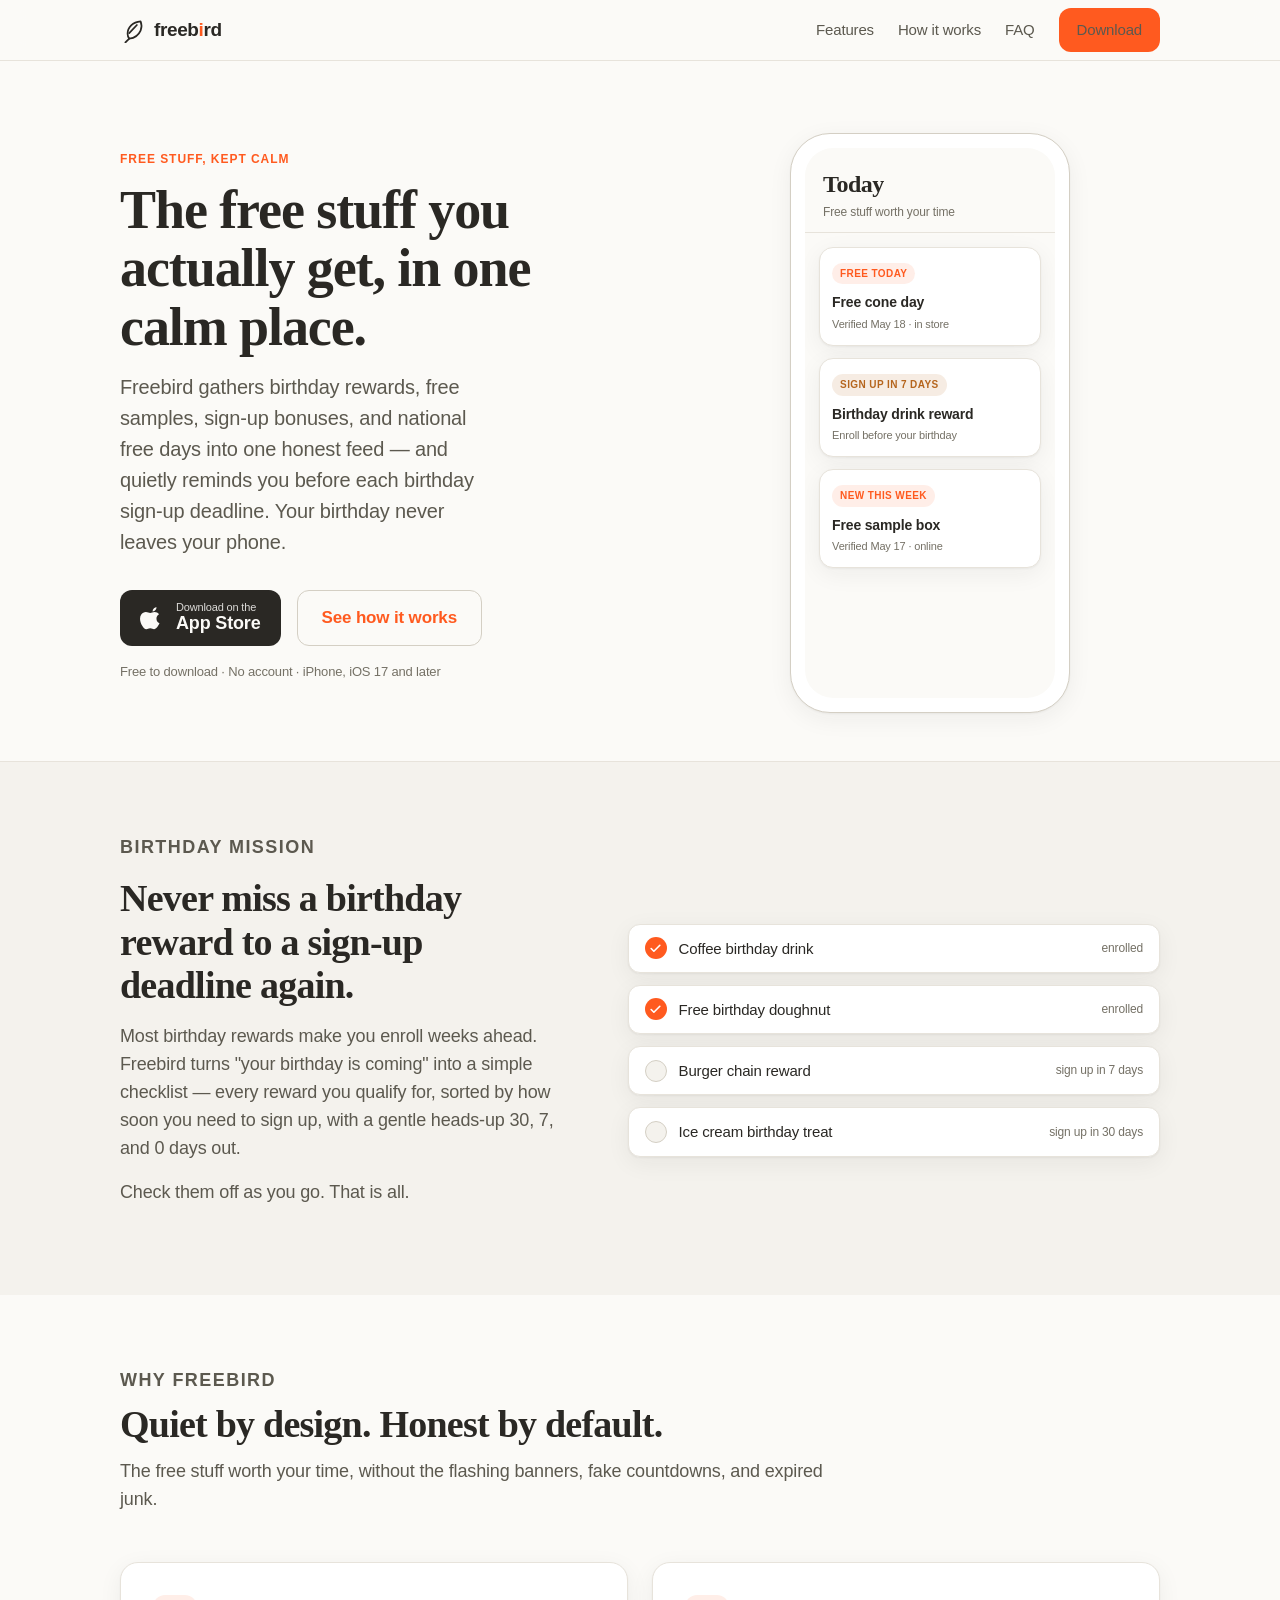
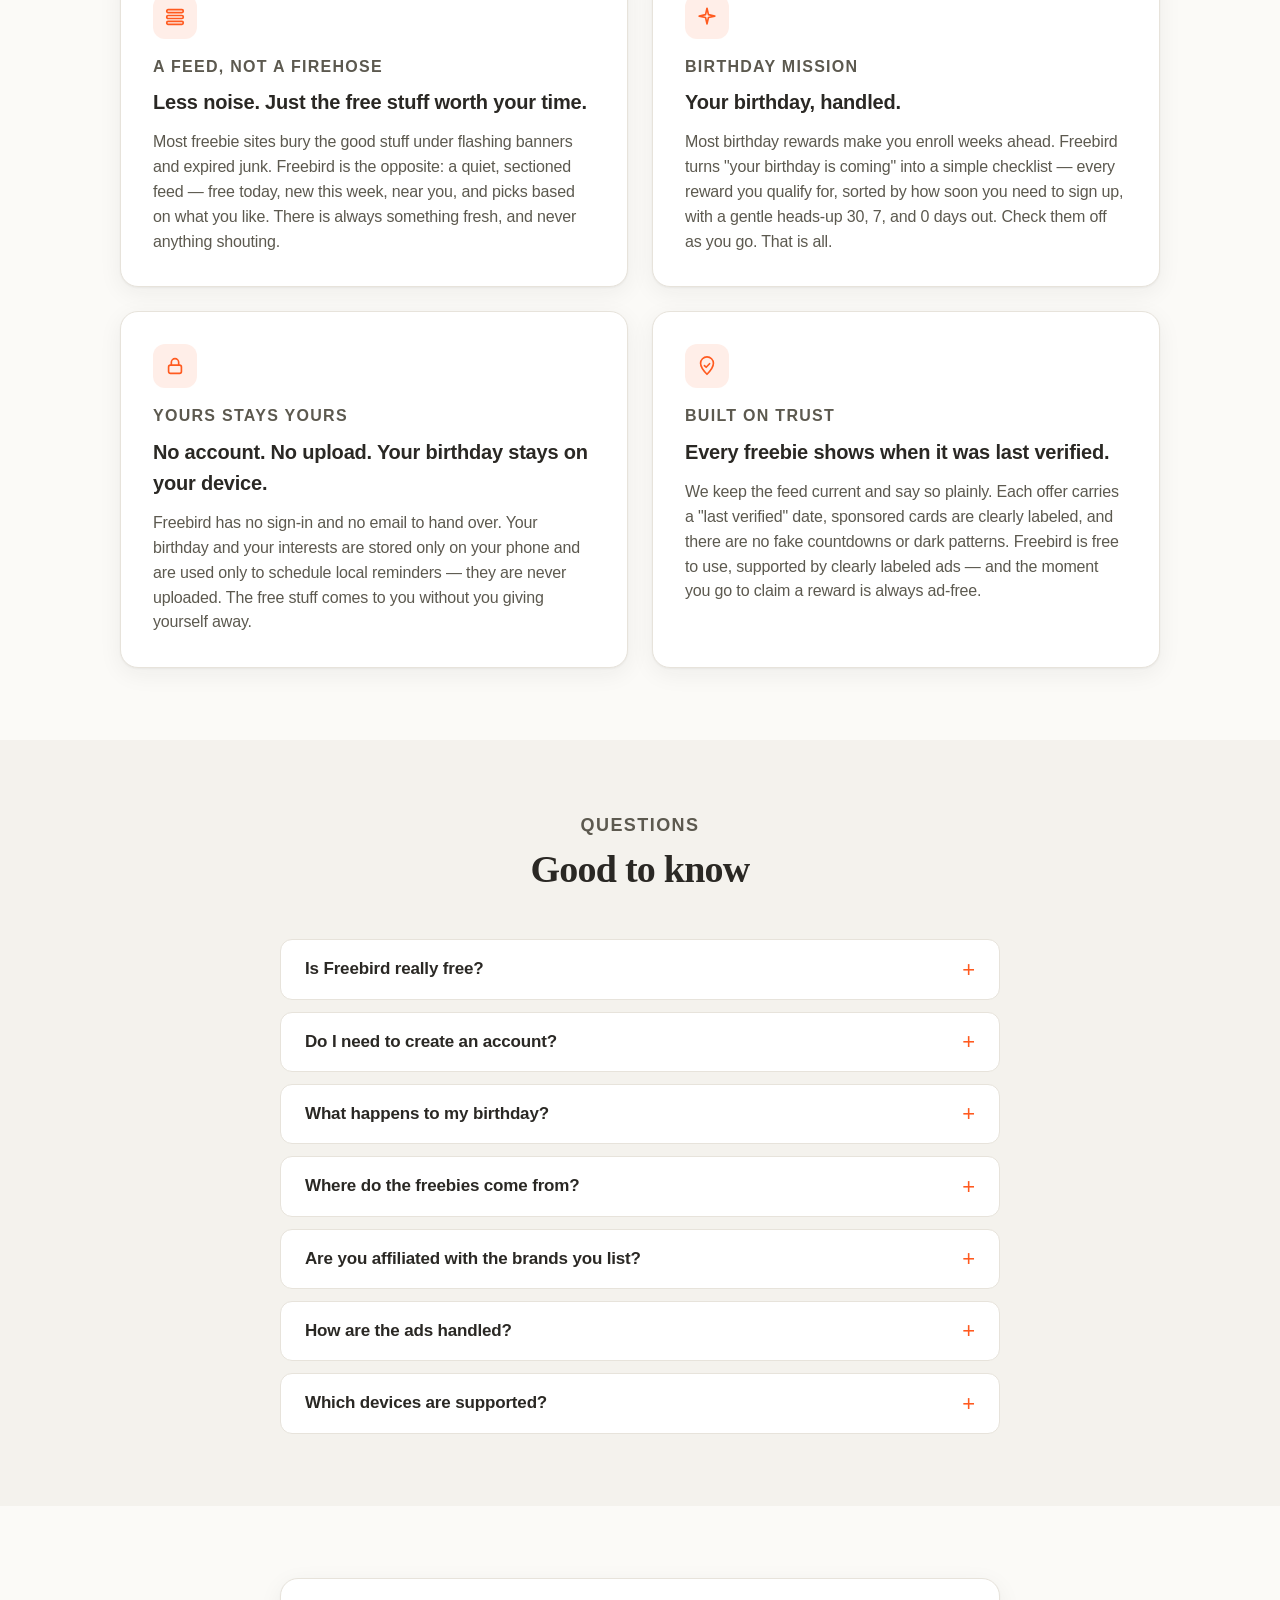
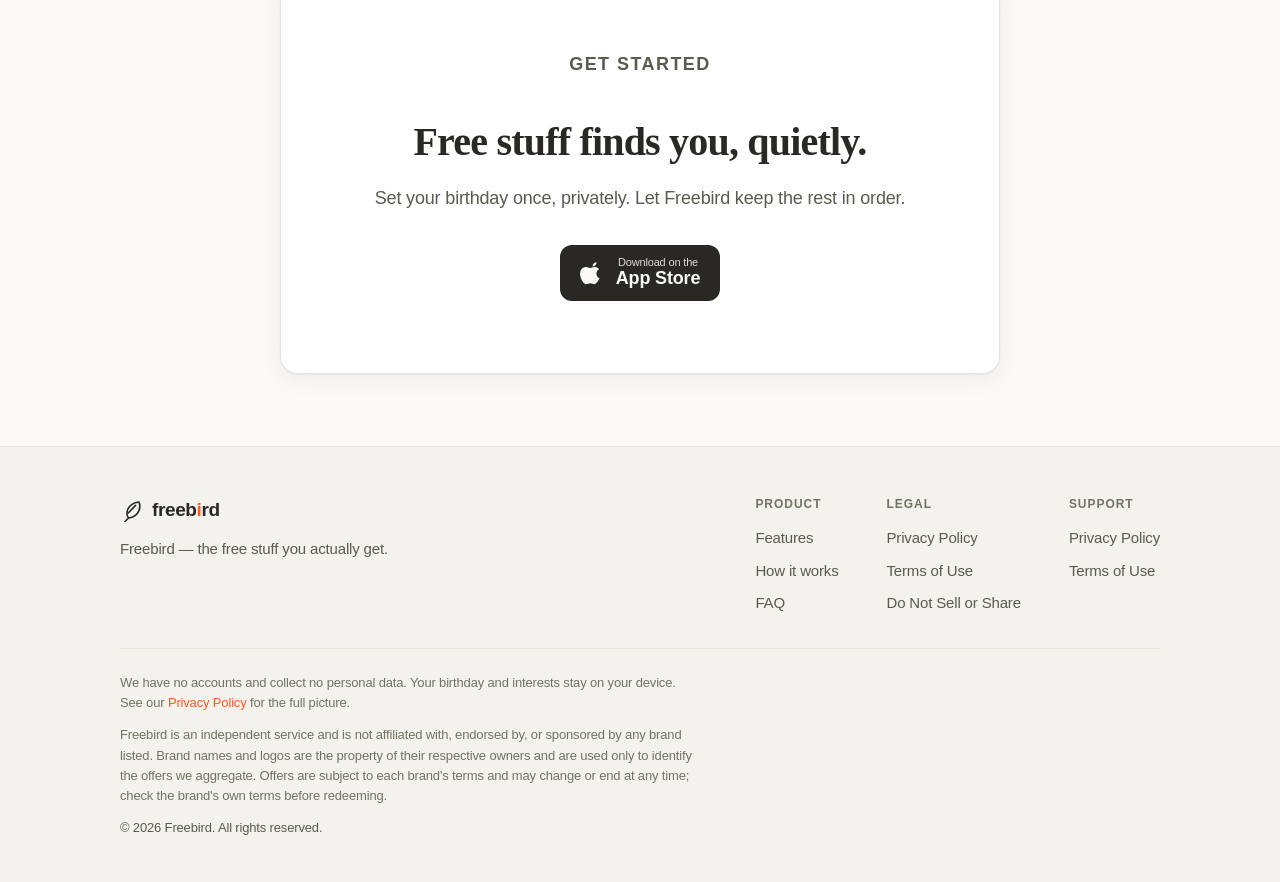
<file: index.html>
<!DOCTYPE html>
<html lang="en">
<head>
  <meta charset="utf-8">
  <meta name="viewport" content="width=device-width, initial-scale=1">
  <title>Freebird — The free stuff you actually get, in one calm place</title>
  <meta name="description" content="Freebird gathers birthday rewards, free samples, sign-up bonuses, and national free days into one honest feed — and quietly reminds you before each birthday sign-up deadline. Your birthday never leaves your phone.">
  <meta name="theme-color" content="#FBFAF7" media="(prefers-color-scheme: light)">
  <meta name="theme-color" content="#17150F" media="(prefers-color-scheme: dark)">
  <meta property="og:title" content="Freebird — the free stuff you actually get.">
  <meta property="og:description" content="A calm, honest feed of birthday rewards, free samples, and free days. No account. Your birthday stays on your device.">
  <meta property="og:type" content="website">
  <link rel="stylesheet" href="styles.css">
  <link rel="icon" href="data:image/svg+xml,%3Csvg xmlns='http://www.w3.org/2000/svg' viewBox='0 0 24 24' fill='none' stroke='%23FF5A1F' stroke-width='1.6' stroke-linecap='round' stroke-linejoin='round'%3E%3Cpath d='M19 4c-7.2.6-12 5.6-12 11.4 0 2 .6 3.5 1.6 4.6 4.5-.5 8.3-2.6 10.4-7.4 1-2.4 1.3-5.5 0-8.6Z'/%3E%3Cpath d='M8.5 20 5 23.5'/%3E%3Cpath d='M15.6 7.4 8.5 14.8'/%3E%3C/svg%3E">
</head>
<body>
  <a class="skip-link" href="#main">Skip to content</a>

  <header class="site-header">
    <div class="wrap">
      <a class="brand" href="/" aria-label="Freebird home">
        <svg class="mark" width="26" height="26" viewBox="0 0 24 24" fill="none" stroke="currentColor" stroke-width="1.6" stroke-linecap="round" stroke-linejoin="round" aria-hidden="true">
          <path d="M19 4c-7.2.6-12 5.6-12 11.4 0 2 .6 3.5 1.6 4.6 4.5-.5 8.3-2.6 10.4-7.4 1-2.4 1.3-5.5 0-8.6Z"/>
          <path d="M8.5 20 5 23.5"/>
          <path d="M15.6 7.4 8.5 14.8"/>
        </svg>
        <span>freeb<span class="accent-dot">i</span>rd</span>
      </a>
      <nav class="site-nav" aria-label="Primary">
        <a href="#features">Features</a>
        <a href="#how-it-works">How it works</a>
        <a href="#faq">FAQ</a>
        <a class="btn" href="#download">Download</a>
      </nav>
    </div>
  </header>

  <main id="main">
    <!-- Hero -->
    <section class="hero" aria-labelledby="hero-title">
      <div class="wrap hero-grid">
        <div class="hero-copy">
          <p class="eyebrow">Free stuff, kept calm</p>
          <h1 id="hero-title">The free stuff you actually get, in one calm place.</h1>
          <p class="lede">Freebird gathers birthday rewards, free samples, sign-up bonuses, and national free days into one honest feed — and quietly reminds you before each birthday sign-up deadline. Your birthday never leaves your phone.</p>
          <div class="cta-row" id="download">
            <a class="appstore-badge" href="#download" aria-label="Download Freebird on the App Store">
              <svg width="24" height="24" viewBox="0 0 24 24" fill="currentColor" aria-hidden="true">
                <path d="M16.5 1.3c.1 1-.3 2-1 2.8-.7.8-1.8 1.4-2.9 1.3-.1-1 .4-2 1-2.7.8-.8 2-1.4 2.9-1.4ZM19.6 17c-.5 1.2-.8 1.7-1.5 2.8-1 1.5-2.3 3.4-4 3.4-1.5 0-1.9-1-3.9-1-2 0-2.4 1-3.9 1-1.6 0-2.9-1.7-3.9-3.2-2.7-4-3-8.7-1.3-11.2 1.2-1.8 3-2.8 4.8-2.8 1.8 0 2.9 1 4.4 1 1.4 0 2.3-1 4.4-1 1.6 0 3.2.8 4.4 2.3-3.9 2.1-3.2 7.6.4 8.9Z"/>
              </svg>
              <span>
                <span class="small">Download on the</span>
                <span class="big">App Store</span>
              </span>
            </a>
            <a class="btn btn-ghost btn-lg" href="#how-it-works">See how it works</a>
          </div>
          <p class="cta-note">Free to download · No account · iPhone, iOS 17 and later</p>
        </div>

        <div class="hero-art" aria-hidden="true">
          <div class="phone">
            <div class="phone-screen">
              <div class="phone-top">
                <div class="title">Today</div>
                <div class="sub">Free stuff worth your time</div>
              </div>
              <div class="phone-feed">
                <div class="fcard">
                  <span class="pill">Free today</span>
                  <div class="h">Free cone day</div>
                  <div class="m">Verified May 18 · in store</div>
                </div>
                <div class="fcard">
                  <span class="pill urgent">Sign up in 7 days</span>
                  <div class="h">Birthday drink reward</div>
                  <div class="m">Enroll before your birthday</div>
                </div>
                <div class="fcard">
                  <span class="pill">New this week</span>
                  <div class="h">Free sample box</div>
                  <div class="m">Verified May 17 · online</div>
                </div>
              </div>
            </div>
          </div>
        </div>
      </div>
    </section>

    <hr class="divider">

    <!-- Birthday Mission story -->
    <section class="story" id="how-it-works" aria-labelledby="story-title">
      <div class="wrap story-grid">
        <div class="story-copy">
          <p class="eyebrow">Birthday Mission</p>
          <h2 id="story-title">Never miss a birthday reward to a sign-up deadline again.</h2>
          <p>Most birthday rewards make you enroll weeks ahead. Freebird turns "your birthday is coming" into a simple checklist — every reward you qualify for, sorted by how soon you need to sign up, with a gentle heads-up 30, 7, and 0 days out.</p>
          <p>Check them off as you go. That is all.</p>
        </div>
        <div>
          <ul class="checklist">
            <li>
              <span class="tick" aria-hidden="true">
                <svg width="13" height="13" viewBox="0 0 24 24" fill="none" stroke="currentColor" stroke-width="3" stroke-linecap="round" stroke-linejoin="round"><path d="M4 12l5 5L20 6"/></svg>
              </span>
              <span class="label">Coffee birthday drink</span>
              <span class="when">enrolled</span>
            </li>
            <li>
              <span class="tick" aria-hidden="true">
                <svg width="13" height="13" viewBox="0 0 24 24" fill="none" stroke="currentColor" stroke-width="3" stroke-linecap="round" stroke-linejoin="round"><path d="M4 12l5 5L20 6"/></svg>
              </span>
              <span class="label">Free birthday doughnut</span>
              <span class="when">enrolled</span>
            </li>
            <li>
              <span class="tick" aria-hidden="true" style="background: var(--surface-2); border: 1px solid var(--hairline-strong);"></span>
              <span class="label">Burger chain reward</span>
              <span class="when">sign up in 7 days</span>
            </li>
            <li>
              <span class="tick" aria-hidden="true" style="background: var(--surface-2); border: 1px solid var(--hairline-strong);"></span>
              <span class="label">Ice cream birthday treat</span>
              <span class="when">sign up in 30 days</span>
            </li>
          </ul>
        </div>
      </div>
    </section>

    <!-- Benefits -->
    <section id="features" aria-labelledby="features-title">
      <div class="wrap">
        <div class="section-head">
          <p class="eyebrow">Why Freebird</p>
          <h2 id="features-title">Quiet by design. Honest by default.</h2>
          <p>The free stuff worth your time, without the flashing banners, fake countdowns, and expired junk.</p>
        </div>
        <div class="benefits-grid">
          <article class="benefit">
            <div class="icon" aria-hidden="true">
              <svg width="22" height="22" viewBox="0 0 24 24" fill="none" stroke="currentColor" stroke-width="1.8" stroke-linecap="round" stroke-linejoin="round"><rect x="3" y="4" width="18" height="3.2" rx="1.4"/><rect x="3" y="10.4" width="18" height="3.2" rx="1.4"/><rect x="3" y="16.8" width="18" height="3.2" rx="1.4"/></svg>
            </div>
            <p class="eyebrow">A feed, not a firehose</p>
            <h3>Less noise. Just the free stuff worth your time.</h3>
            <p>Most freebie sites bury the good stuff under flashing banners and expired junk. Freebird is the opposite: a quiet, sectioned feed — free today, new this week, near you, and picks based on what you like. There is always something fresh, and never anything shouting.</p>
          </article>

          <article class="benefit">
            <div class="icon" aria-hidden="true">
              <svg width="22" height="22" viewBox="0 0 24 24" fill="none" stroke="currentColor" stroke-width="1.8" stroke-linecap="round" stroke-linejoin="round"><path d="M12 2.5 L13.6 9.4 L20.5 11 L13.6 12.6 L12 19.5 L10.4 12.6 L3.5 11 L10.4 9.4 Z"/></svg>
            </div>
            <p class="eyebrow">Birthday Mission</p>
            <h3>Your birthday, handled.</h3>
            <p>Most birthday rewards make you enroll weeks ahead. Freebird turns "your birthday is coming" into a simple checklist — every reward you qualify for, sorted by how soon you need to sign up, with a gentle heads-up 30, 7, and 0 days out. Check them off as you go. That is all.</p>
          </article>

          <article class="benefit">
            <div class="icon" aria-hidden="true">
              <svg width="22" height="22" viewBox="0 0 24 24" fill="none" stroke="currentColor" stroke-width="1.8" stroke-linecap="round" stroke-linejoin="round"><rect x="5" y="11" width="14" height="9" rx="2"/><path d="M8 11V8a4 4 0 0 1 8 0v3"/></svg>
            </div>
            <p class="eyebrow">Yours stays yours</p>
            <h3>No account. No upload. Your birthday stays on your device.</h3>
            <p>Freebird has no sign-in and no email to hand over. Your birthday and your interests are stored only on your phone and are used only to schedule local reminders — they are never uploaded. The free stuff comes to you without you giving yourself away.</p>
          </article>

          <article class="benefit">
            <div class="icon" aria-hidden="true">
              <svg width="22" height="22" viewBox="0 0 24 24" fill="none" stroke="currentColor" stroke-width="1.8" stroke-linecap="round" stroke-linejoin="round"><path d="M12 21s-7-7-7-12a7 7 0 0 1 14 0c0 5-7 12-7 12Z"/><path d="M9.2 11.5l1.9 1.9 3.7-3.9"/></svg>
            </div>
            <p class="eyebrow">Built on trust</p>
            <h3>Every freebie shows when it was last verified.</h3>
            <p>We keep the feed current and say so plainly. Each offer carries a "last verified" date, sponsored cards are clearly labeled, and there are no fake countdowns or dark patterns. Freebird is free to use, supported by clearly labeled ads — and the moment you go to claim a reward is always ad-free.</p>
          </article>
        </div>
      </div>
    </section>

    <!-- FAQ -->
    <section class="faq" id="faq" aria-labelledby="faq-title">
      <div class="wrap">
        <div class="section-head" style="margin-left:auto;margin-right:auto;text-align:center;">
          <p class="eyebrow">Questions</p>
          <h2 id="faq-title">Good to know</h2>
        </div>
        <div class="faq-list">
          <details class="faq-item">
            <summary>Is Freebird really free?</summary>
            <p>Yes. The app is free to download and use, supported by clearly labeled ads. We never charge for the feed and never sell your data.</p>
          </details>
          <details class="faq-item">
            <summary>Do I need to create an account?</summary>
            <p>No. There is no sign-in, no email, and no password. You open the app and the feed is there.</p>
          </details>
          <details class="faq-item">
            <summary>What happens to my birthday?</summary>
            <p>It stays on your device. We use it only to schedule local reminders before sign-up deadlines. It is never uploaded to a server, and it is not part of any account because there are no accounts.</p>
          </details>
          <details class="faq-item">
            <summary>Where do the freebies come from?</summary>
            <p>Real, nationally known programs — birthday rewards, brand sign-up bonuses, free samples, and national free days. Every entry shows when it was last verified, and we re-check links on a regular cadence so the feed stays current.</p>
          </details>
          <details class="faq-item">
            <summary>Are you affiliated with the brands you list?</summary>
            <p>No. Freebird is an independent aggregator. Brand names and logos identify the offer we found; they do not imply a partnership unless a card is explicitly marked sponsored.</p>
          </details>
          <details class="faq-item">
            <summary>How are the ads handled?</summary>
            <p>Ads are clearly labeled and use the same calm card style as everything else. There are no full-screen interstitials, and the claim moment is always ad-free.</p>
          </details>
          <details class="faq-item">
            <summary>Which devices are supported?</summary>
            <p>iPhone on iOS 17 and later.</p>
          </details>
        </div>
      </div>
    </section>

    <!-- Final CTA -->
    <section class="final-cta" aria-labelledby="final-title">
      <div class="wrap">
        <div class="inner">
          <p class="eyebrow">Get started</p>
          <h2 id="final-title">Free stuff finds you, quietly.</h2>
          <p>Set your birthday once, privately. Let Freebird keep the rest in order.</p>
          <a class="appstore-badge" href="#download" aria-label="Download Freebird on the App Store">
            <svg width="24" height="24" viewBox="0 0 24 24" fill="currentColor" aria-hidden="true">
              <path d="M16.5 1.3c.1 1-.3 2-1 2.8-.7.8-1.8 1.4-2.9 1.3-.1-1 .4-2 1-2.7.8-.8 2-1.4 2.9-1.4ZM19.6 17c-.5 1.2-.8 1.7-1.5 2.8-1 1.5-2.3 3.4-4 3.4-1.5 0-1.9-1-3.9-1-2 0-2.4 1-3.9 1-1.6 0-2.9-1.7-3.9-3.2-2.7-4-3-8.7-1.3-11.2 1.2-1.8 3-2.8 4.8-2.8 1.8 0 2.9 1 4.4 1 1.4 0 2.3-1 4.4-1 1.6 0 3.2.8 4.4 2.3-3.9 2.1-3.2 7.6.4 8.9Z"/>
            </svg>
            <span>
              <span class="small">Download on the</span>
              <span class="big">App Store</span>
            </span>
          </a>
        </div>
      </div>
    </section>
  </main>

  <footer class="site-footer">
    <div class="wrap">
      <div class="footer-top">
        <div class="footer-tagline">
          <a class="brand" href="/" aria-label="Freebird home">
            <svg class="mark" width="24" height="24" viewBox="0 0 24 24" fill="none" stroke="currentColor" stroke-width="1.6" stroke-linecap="round" stroke-linejoin="round" aria-hidden="true">
              <path d="M19 4c-7.2.6-12 5.6-12 11.4 0 2 .6 3.5 1.6 4.6 4.5-.5 8.3-2.6 10.4-7.4 1-2.4 1.3-5.5 0-8.6Z"/>
              <path d="M8.5 20 5 23.5"/>
              <path d="M15.6 7.4 8.5 14.8"/>
            </svg>
            <span>freeb<span class="accent-dot">i</span>rd</span>
          </a>
          <p>Freebird — the free stuff you actually get.</p>
        </div>
        <nav class="footer-nav" aria-label="Footer">
          <div>
            <h4>Product</h4>
            <ul>
              <li><a href="#features">Features</a></li>
              <li><a href="#how-it-works">How it works</a></li>
              <li><a href="#faq">FAQ</a></li>
            </ul>
          </div>
          <div>
            <h4>Legal</h4>
            <ul>
              <li><a href="privacy.html">Privacy Policy</a></li>
              <li><a href="terms.html">Terms of Use</a></li>
              <li><a href="privacy.html#do-not-sell">Do Not Sell or Share</a></li>
            </ul>
          </div>
          <div>
            <h4>Support</h4>
            <ul>
              <li><a href="privacy.html">Privacy Policy</a></li>
              <li><a href="terms.html">Terms of Use</a></li>
            </ul>
          </div>
        </nav>
      </div>
      <div class="footer-legal">
        <p>We have no accounts and collect no personal data. Your birthday and interests stay on your device. See our <a href="privacy.html">Privacy Policy</a> for the full picture.</p>
        <p>Freebird is an independent service and is not affiliated with, endorsed by, or sponsored by any brand listed. Brand names and logos are the property of their respective owners and are used only to identify the offers we aggregate. Offers are subject to each brand's terms and may change or end at any time; check the brand's own terms before redeeming.</p>
        <p class="copy">© 2026 Freebird. All rights reserved.</p>
      </div>
    </div>
  </footer>
</body>
</html>
</file>
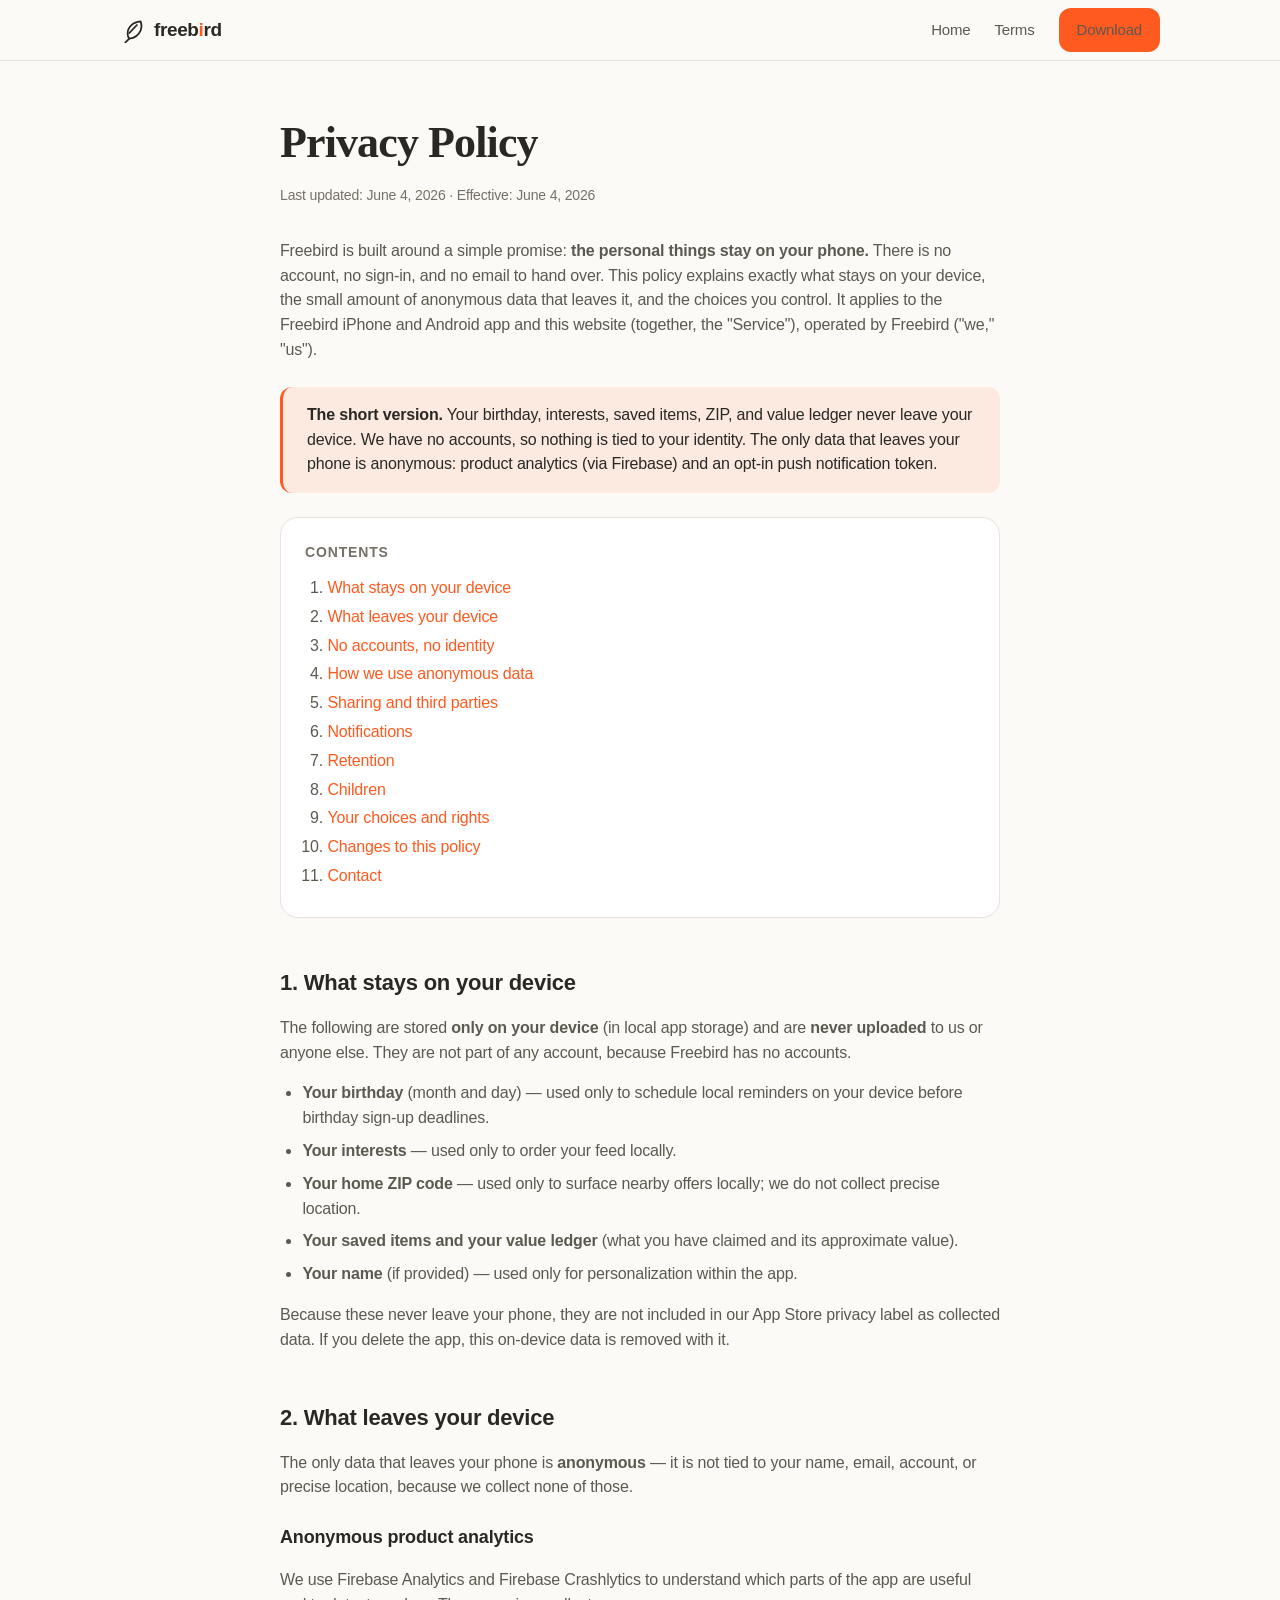
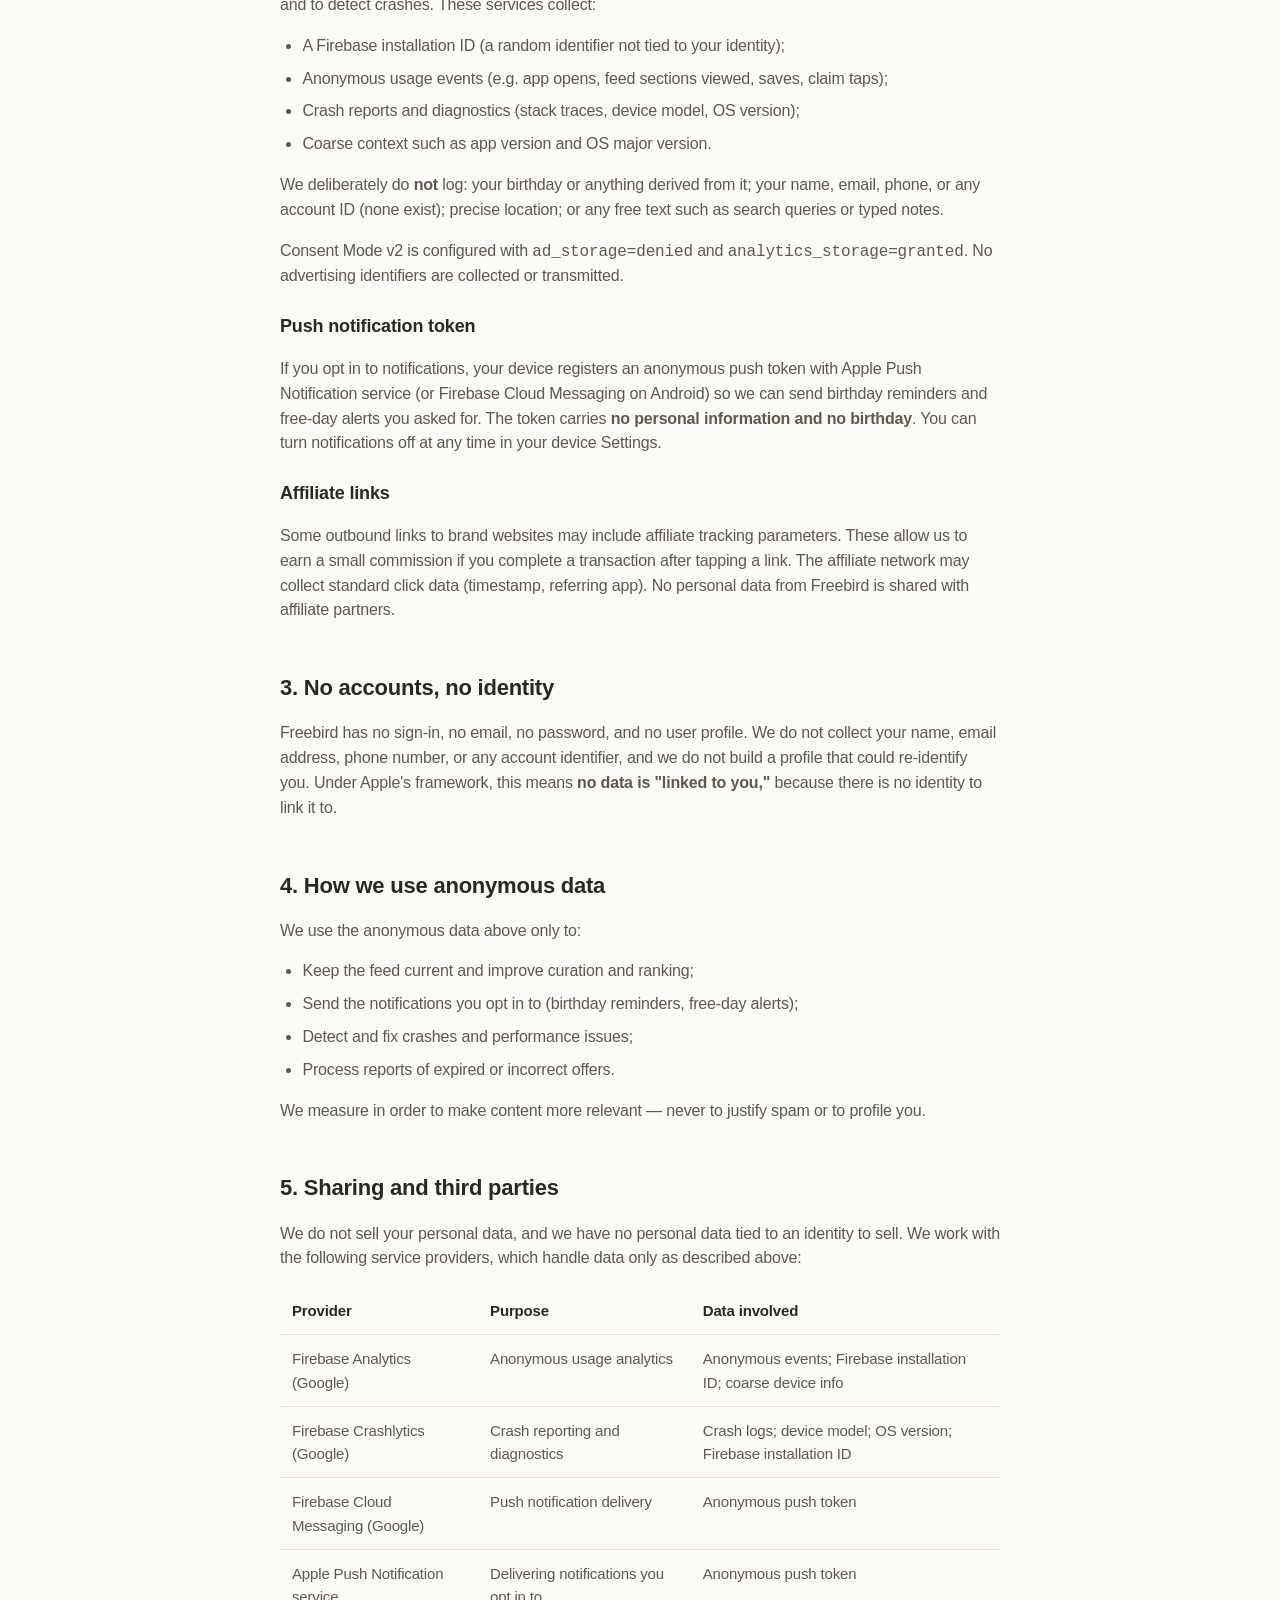
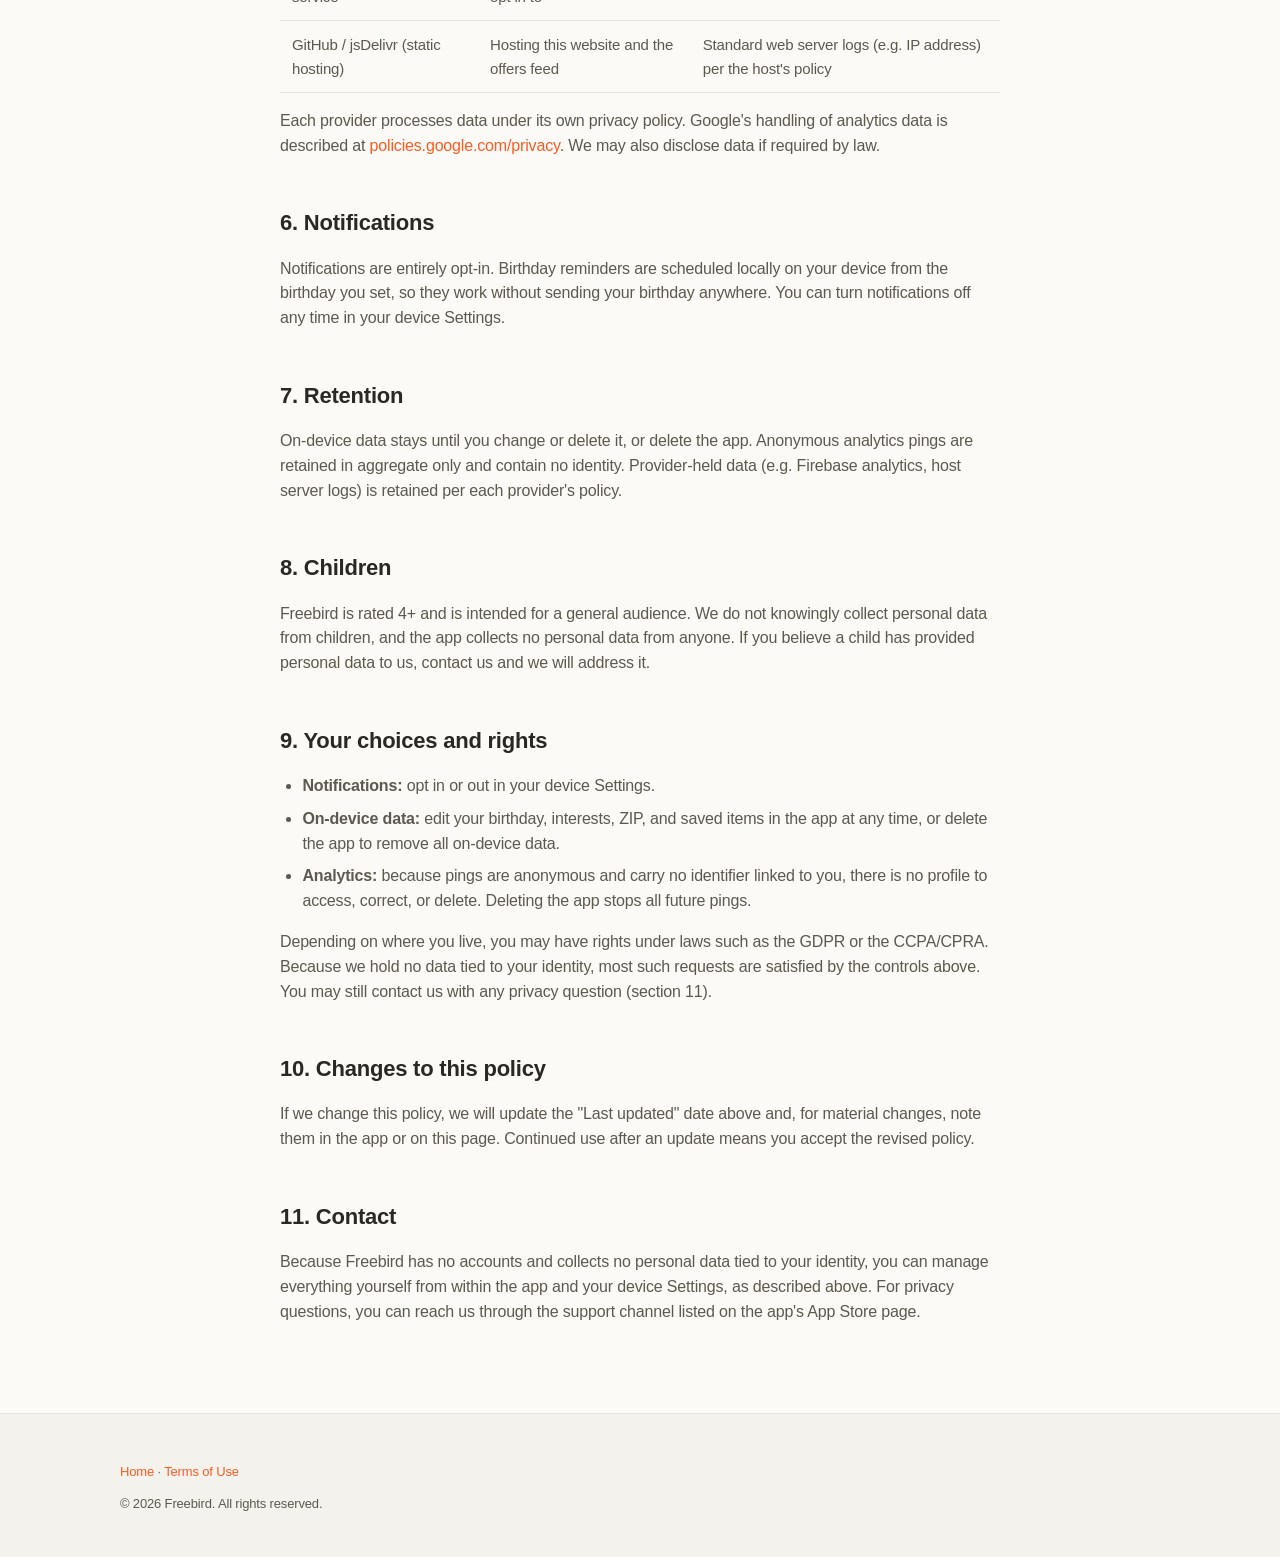
<file: privacy.html>
<!DOCTYPE html>
<html lang="en">
<head>
  <meta charset="utf-8">
  <meta name="viewport" content="width=device-width, initial-scale=1">
  <title>Privacy Policy — Freebird</title>
  <meta name="description" content="How Freebird handles your data. Your birthday and interests stay on your device. There is no account. Only anonymous analytics ever leaves the device.">
  <meta name="theme-color" content="#FBFAF7" media="(prefers-color-scheme: light)">
  <meta name="theme-color" content="#17150F" media="(prefers-color-scheme: dark)">
  <link rel="stylesheet" href="styles.css">
  <link rel="icon" href="data:image/svg+xml,%3Csvg xmlns='http://www.w3.org/2000/svg' viewBox='0 0 24 24' fill='none' stroke='%23FF5A1F' stroke-width='1.6' stroke-linecap='round' stroke-linejoin='round'%3E%3Cpath d='M19 4c-7.2.6-12 5.6-12 11.4 0 2 .6 3.5 1.6 4.6 4.5-.5 8.3-2.6 10.4-7.4 1-2.4 1.3-5.5 0-8.6Z'/%3E%3Cpath d='M8.5 20 5 23.5'/%3E%3Cpath d='M15.6 7.4 8.5 14.8'/%3E%3C/svg%3E">
</head>
<body>
  <a class="skip-link" href="#main">Skip to content</a>

  <header class="site-header">
    <div class="wrap">
      <a class="brand" href="index.html" aria-label="Freebird home">
        <svg class="mark" width="26" height="26" viewBox="0 0 24 24" fill="none" stroke="currentColor" stroke-width="1.6" stroke-linecap="round" stroke-linejoin="round" aria-hidden="true">
          <path d="M19 4c-7.2.6-12 5.6-12 11.4 0 2 .6 3.5 1.6 4.6 4.5-.5 8.3-2.6 10.4-7.4 1-2.4 1.3-5.5 0-8.6Z"/>
          <path d="M8.5 20 5 23.5"/>
          <path d="M15.6 7.4 8.5 14.8"/>
        </svg>
        <span>freeb<span class="accent-dot">i</span>rd</span>
      </a>
      <nav class="site-nav" aria-label="Primary">
        <a href="index.html">Home</a>
        <a href="terms.html">Terms</a>
        <a class="btn" href="index.html#download">Download</a>
      </nav>
    </div>
  </header>

  <main id="main" class="legal">
    <div class="wrap">
      <article class="doc">
        <h1>Privacy Policy</h1>
        <p class="updated">Last updated: June 4, 2026 · Effective: June 4, 2026</p>

        <p>Freebird is built around a simple promise: <strong>the personal things stay on your phone.</strong> There is no account, no sign-in, and no email to hand over. This policy explains exactly what stays on your device, the small amount of anonymous data that leaves it, and the choices you control. It applies to the Freebird iPhone and Android app and this website (together, the "Service"), operated by Freebird ("we," "us").</p>

        <div class="callout">
          <p><strong>The short version.</strong> Your birthday, interests, saved items, ZIP, and value ledger never leave your device. We have no accounts, so nothing is tied to your identity. The only data that leaves your phone is anonymous: product analytics (via Firebase) and an opt-in push notification token.</p>
        </div>

        <nav class="toc" aria-label="Contents">
          <h2>Contents</h2>
          <ol>
            <li><a href="#on-device">What stays on your device</a></li>
            <li><a href="#leaves-device">What leaves your device</a></li>
            <li><a href="#no-account">No accounts, no identity</a></li>
            <li><a href="#how-we-use">How we use anonymous data</a></li>
            <li><a href="#sharing">Sharing and third parties</a></li>
            <li><a href="#notifications">Notifications</a></li>
            <li><a href="#retention">Retention</a></li>
            <li><a href="#children">Children</a></li>
            <li><a href="#rights">Your choices and rights</a></li>
            <li><a href="#changes">Changes to this policy</a></li>
            <li><a href="#contact">Contact</a></li>
          </ol>
        </nav>

        <h2 id="on-device">1. What stays on your device</h2>
        <p>The following are stored <strong>only on your device</strong> (in local app storage) and are <strong>never uploaded</strong> to us or anyone else. They are not part of any account, because Freebird has no accounts.</p>
        <ul>
          <li><strong>Your birthday</strong> (month and day) — used only to schedule local reminders on your device before birthday sign-up deadlines.</li>
          <li><strong>Your interests</strong> — used only to order your feed locally.</li>
          <li><strong>Your home ZIP code</strong> — used only to surface nearby offers locally; we do not collect precise location.</li>
          <li><strong>Your saved items and your value ledger</strong> (what you have claimed and its approximate value).</li>
          <li><strong>Your name</strong> (if provided) — used only for personalization within the app.</li>
        </ul>
        <p>Because these never leave your phone, they are not included in our App Store privacy label as collected data. If you delete the app, this on-device data is removed with it.</p>

        <h2 id="leaves-device">2. What leaves your device</h2>
        <p>The only data that leaves your phone is <strong>anonymous</strong> — it is not tied to your name, email, account, or precise location, because we collect none of those.</p>

        <h3>Anonymous product analytics</h3>
        <p>We use Firebase Analytics and Firebase Crashlytics to understand which parts of the app are useful and to detect crashes. These services collect:</p>
        <ul>
          <li>A Firebase installation ID (a random identifier not tied to your identity);</li>
          <li>Anonymous usage events (e.g. app opens, feed sections viewed, saves, claim taps);</li>
          <li>Crash reports and diagnostics (stack traces, device model, OS version);</li>
          <li>Coarse context such as app version and OS major version.</li>
        </ul>
        <p>We deliberately do <strong>not</strong> log: your birthday or anything derived from it; your name, email, phone, or any account ID (none exist); precise location; or any free text such as search queries or typed notes.</p>
        <p>Consent Mode v2 is configured with <code>ad_storage=denied</code> and <code>analytics_storage=granted</code>. No advertising identifiers are collected or transmitted.</p>

        <h3>Push notification token</h3>
        <p>If you opt in to notifications, your device registers an anonymous push token with Apple Push Notification service (or Firebase Cloud Messaging on Android) so we can send birthday reminders and free-day alerts you asked for. The token carries <strong>no personal information and no birthday</strong>. You can turn notifications off at any time in your device Settings.</p>

        <h3>Affiliate links</h3>
        <p>Some outbound links to brand websites may include affiliate tracking parameters. These allow us to earn a small commission if you complete a transaction after tapping a link. The affiliate network may collect standard click data (timestamp, referring app). No personal data from Freebird is shared with affiliate partners.</p>

        <h2 id="no-account">3. No accounts, no identity</h2>
        <p>Freebird has no sign-in, no email, no password, and no user profile. We do not collect your name, email address, phone number, or any account identifier, and we do not build a profile that could re-identify you. Under Apple's framework, this means <strong>no data is "linked to you,"</strong> because there is no identity to link it to.</p>

        <h2 id="how-we-use">4. How we use anonymous data</h2>
        <p>We use the anonymous data above only to:</p>
        <ul>
          <li>Keep the feed current and improve curation and ranking;</li>
          <li>Send the notifications you opt in to (birthday reminders, free-day alerts);</li>
          <li>Detect and fix crashes and performance issues;</li>
          <li>Process reports of expired or incorrect offers.</li>
        </ul>
        <p>We measure in order to make content more relevant — never to justify spam or to profile you.</p>

        <h2 id="sharing">5. Sharing and third parties</h2>
        <p>We do not sell your personal data, and we have no personal data tied to an identity to sell. We work with the following service providers, which handle data only as described above:</p>
        <table>
          <thead>
            <tr><th>Provider</th><th>Purpose</th><th>Data involved</th></tr>
          </thead>
          <tbody>
            <tr>
              <td>Firebase Analytics (Google)</td>
              <td>Anonymous usage analytics</td>
              <td>Anonymous events; Firebase installation ID; coarse device info</td>
            </tr>
            <tr>
              <td>Firebase Crashlytics (Google)</td>
              <td>Crash reporting and diagnostics</td>
              <td>Crash logs; device model; OS version; Firebase installation ID</td>
            </tr>
            <tr>
              <td>Firebase Cloud Messaging (Google)</td>
              <td>Push notification delivery</td>
              <td>Anonymous push token</td>
            </tr>
            <tr>
              <td>Apple Push Notification service</td>
              <td>Delivering notifications you opt in to</td>
              <td>Anonymous push token</td>
            </tr>
            <tr>
              <td>GitHub / jsDelivr (static hosting)</td>
              <td>Hosting this website and the offers feed</td>
              <td>Standard web server logs (e.g. IP address) per the host's policy</td>
            </tr>
          </tbody>
        </table>
        <p>Each provider processes data under its own privacy policy. Google's handling of analytics data is described at <a href="https://policies.google.com/privacy" rel="noopener">policies.google.com/privacy</a>. We may also disclose data if required by law.</p>

        <h2 id="notifications">6. Notifications</h2>
        <p>Notifications are entirely opt-in. Birthday reminders are scheduled locally on your device from the birthday you set, so they work without sending your birthday anywhere. You can turn notifications off any time in your device Settings.</p>

        <h2 id="retention">7. Retention</h2>
        <p>On-device data stays until you change or delete it, or delete the app. Anonymous analytics pings are retained in aggregate only and contain no identity. Provider-held data (e.g. Firebase analytics, host server logs) is retained per each provider's policy.</p>

        <h2 id="children">8. Children</h2>
        <p>Freebird is rated 4+ and is intended for a general audience. We do not knowingly collect personal data from children, and the app collects no personal data from anyone. If you believe a child has provided personal data to us, contact us and we will address it.</p>

        <h2 id="rights">9. Your choices and rights</h2>
        <ul>
          <li><strong>Notifications:</strong> opt in or out in your device Settings.</li>
          <li><strong>On-device data:</strong> edit your birthday, interests, ZIP, and saved items in the app at any time, or delete the app to remove all on-device data.</li>
          <li><strong>Analytics:</strong> because pings are anonymous and carry no identifier linked to you, there is no profile to access, correct, or delete. Deleting the app stops all future pings.</li>
        </ul>
        <p>Depending on where you live, you may have rights under laws such as the GDPR or the CCPA/CPRA. Because we hold no data tied to your identity, most such requests are satisfied by the controls above. You may still contact us with any privacy question (section 11).</p>

        <h2 id="changes">10. Changes to this policy</h2>
        <p>If we change this policy, we will update the "Last updated" date above and, for material changes, note them in the app or on this page. Continued use after an update means you accept the revised policy.</p>

        <h2 id="contact">11. Contact</h2>
        <p>Because Freebird has no accounts and collects no personal data tied to your identity, you can manage everything yourself from within the app and your device Settings, as described above. For privacy questions, you can reach us through the support channel listed on the app's App Store page.</p>
      </article>
    </div>
  </main>

  <footer class="site-footer">
    <div class="wrap">
      <div class="footer-legal" style="border-top:none;padding-top:0;">
        <p><a href="index.html">Home</a> · <a href="terms.html">Terms of Use</a></p>
        <p class="copy">© 2026 Freebird. All rights reserved.</p>
      </div>
    </div>
  </footer>
</body>
</html>
</file>
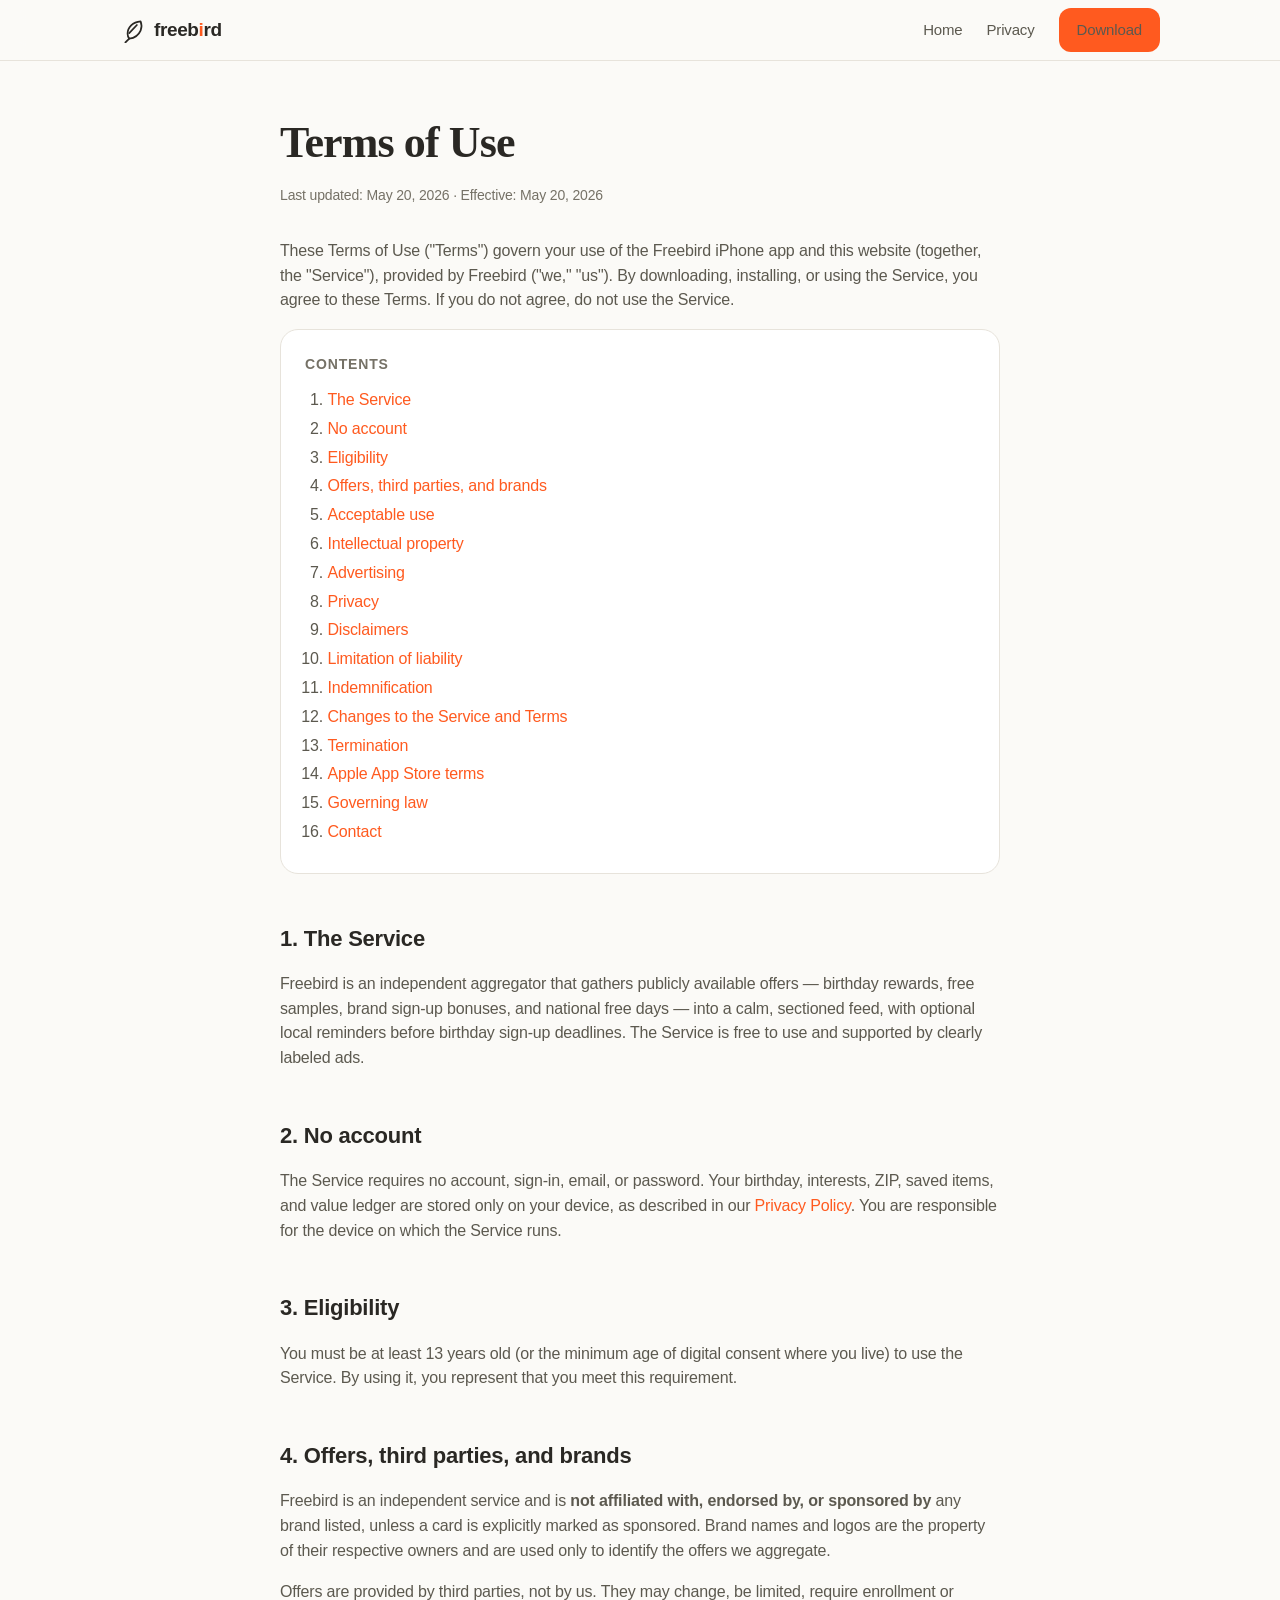
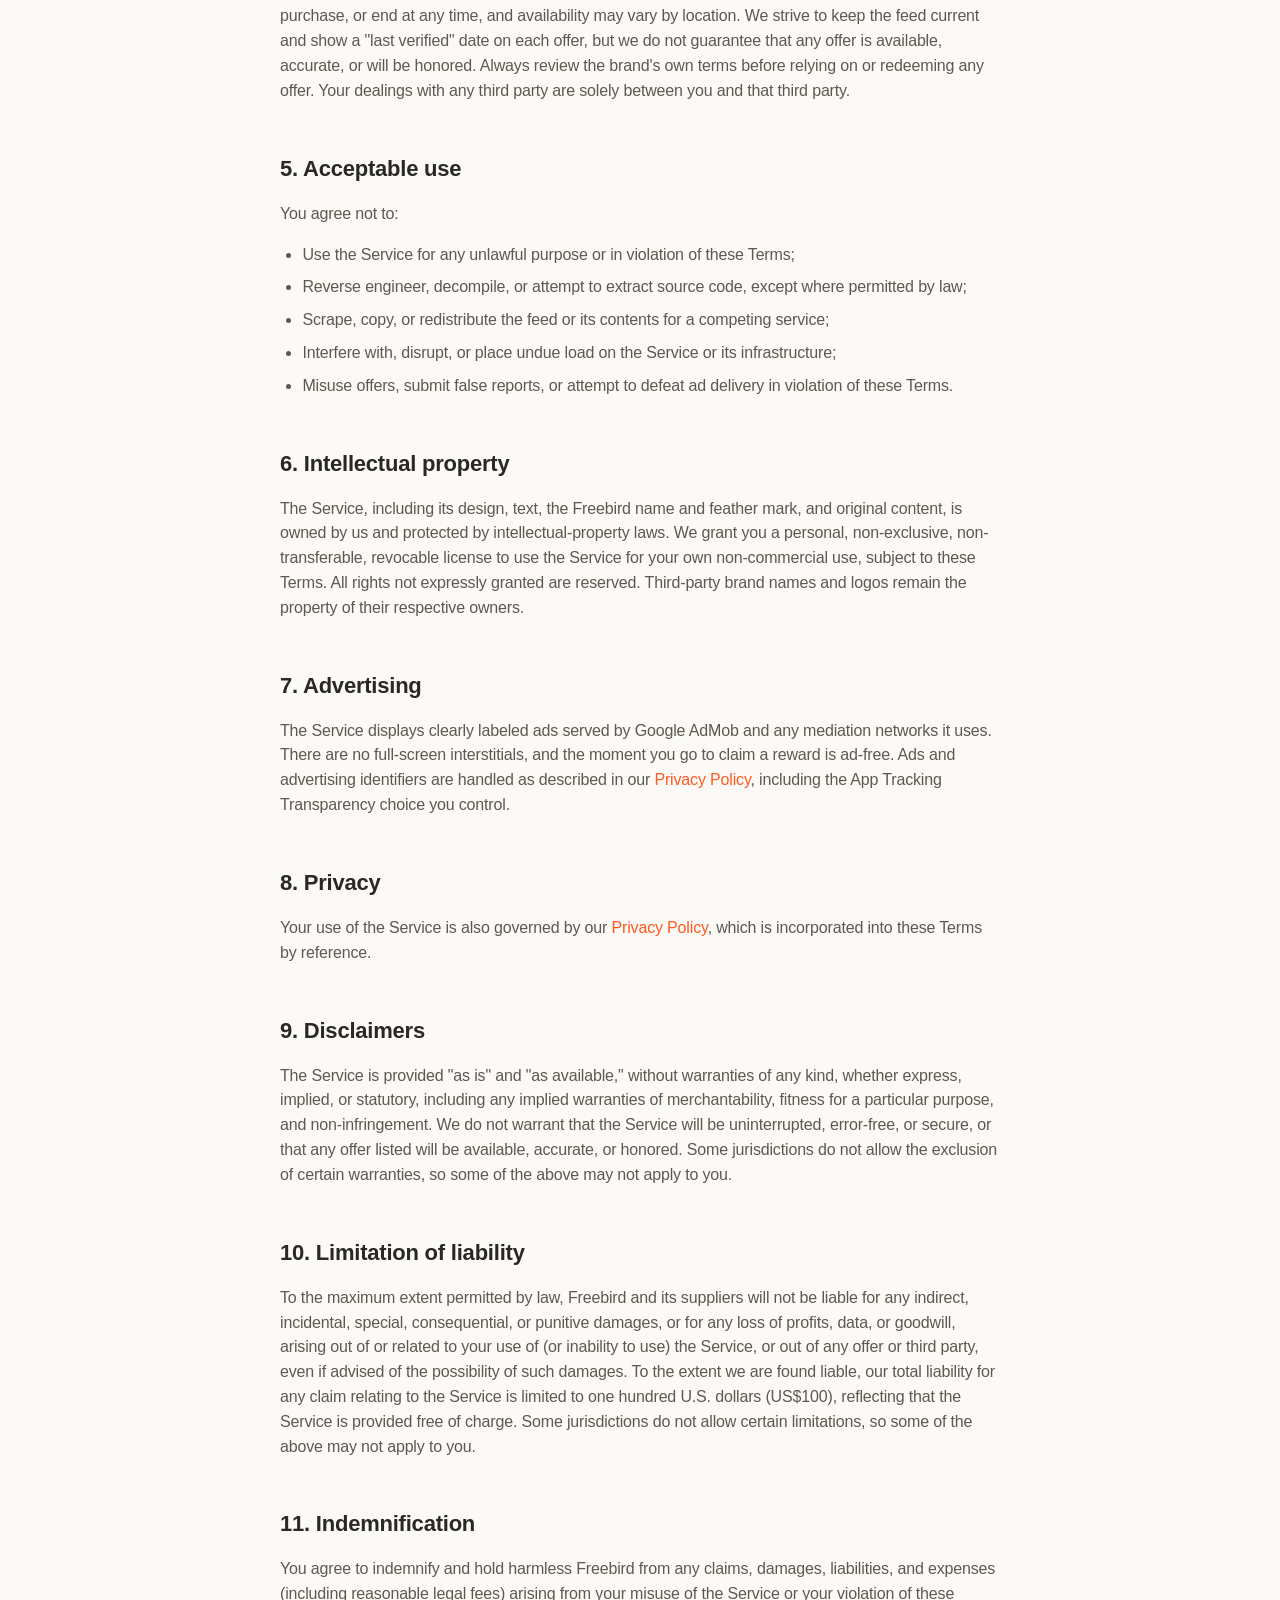
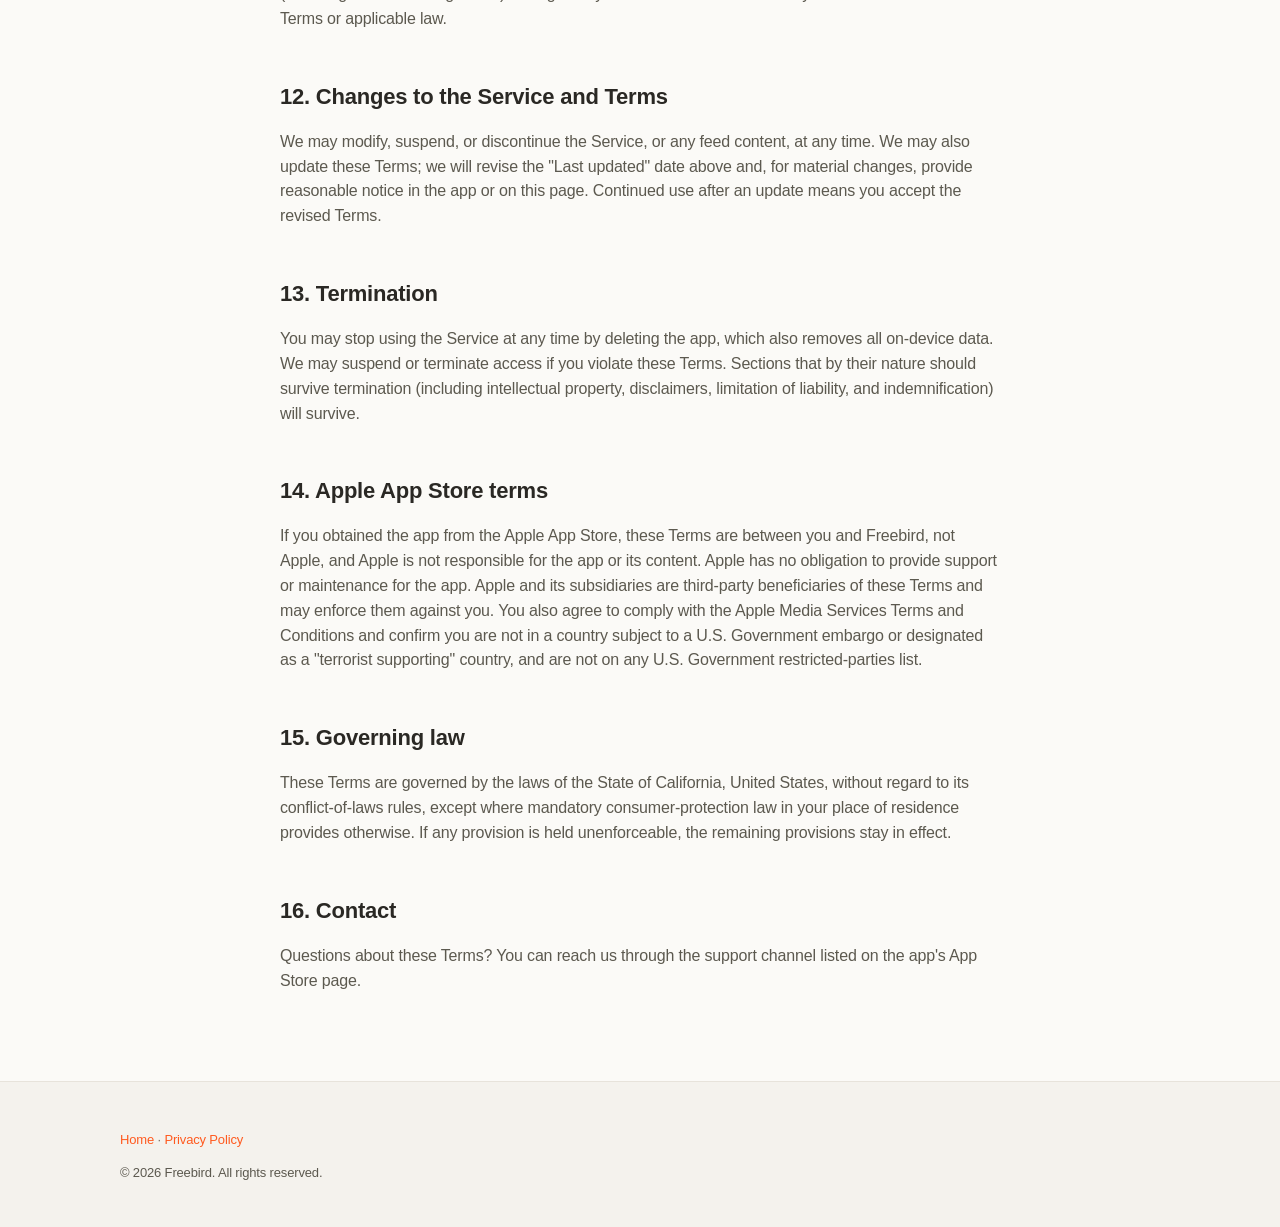
<file: terms.html>
<!DOCTYPE html>
<html lang="en">
<head>
  <meta charset="utf-8">
  <meta name="viewport" content="width=device-width, initial-scale=1">
  <title>Terms of Use — Freebird</title>
  <meta name="description" content="The terms that govern your use of the Freebird app and website.">
  <meta name="theme-color" content="#FBFAF7" media="(prefers-color-scheme: light)">
  <meta name="theme-color" content="#17150F" media="(prefers-color-scheme: dark)">
  <link rel="stylesheet" href="styles.css">
  <link rel="icon" href="data:image/svg+xml,%3Csvg xmlns='http://www.w3.org/2000/svg' viewBox='0 0 24 24' fill='none' stroke='%23FF5A1F' stroke-width='1.6' stroke-linecap='round' stroke-linejoin='round'%3E%3Cpath d='M19 4c-7.2.6-12 5.6-12 11.4 0 2 .6 3.5 1.6 4.6 4.5-.5 8.3-2.6 10.4-7.4 1-2.4 1.3-5.5 0-8.6Z'/%3E%3Cpath d='M8.5 20 5 23.5'/%3E%3Cpath d='M15.6 7.4 8.5 14.8'/%3E%3C/svg%3E">
</head>
<body>
  <a class="skip-link" href="#main">Skip to content</a>

  <header class="site-header">
    <div class="wrap">
      <a class="brand" href="index.html" aria-label="Freebird home">
        <svg class="mark" width="26" height="26" viewBox="0 0 24 24" fill="none" stroke="currentColor" stroke-width="1.6" stroke-linecap="round" stroke-linejoin="round" aria-hidden="true">
          <path d="M19 4c-7.2.6-12 5.6-12 11.4 0 2 .6 3.5 1.6 4.6 4.5-.5 8.3-2.6 10.4-7.4 1-2.4 1.3-5.5 0-8.6Z"/>
          <path d="M8.5 20 5 23.5"/>
          <path d="M15.6 7.4 8.5 14.8"/>
        </svg>
        <span>freeb<span class="accent-dot">i</span>rd</span>
      </a>
      <nav class="site-nav" aria-label="Primary">
        <a href="index.html">Home</a>
        <a href="privacy.html">Privacy</a>
        <a class="btn" href="index.html#download">Download</a>
      </nav>
    </div>
  </header>

  <main id="main" class="legal">
    <div class="wrap">
      <article class="doc">
        <h1>Terms of Use</h1>
        <p class="updated">Last updated: May 20, 2026 · Effective: May 20, 2026</p>

        <p>These Terms of Use ("Terms") govern your use of the Freebird iPhone app and this website (together, the "Service"), provided by Freebird ("we," "us"). By downloading, installing, or using the Service, you agree to these Terms. If you do not agree, do not use the Service.</p>

        <nav class="toc" aria-label="Contents">
          <h2>Contents</h2>
          <ol>
            <li><a href="#service">The Service</a></li>
            <li><a href="#no-account">No account</a></li>
            <li><a href="#eligibility">Eligibility</a></li>
            <li><a href="#offers">Offers, third parties, and brands</a></li>
            <li><a href="#acceptable-use">Acceptable use</a></li>
            <li><a href="#ip">Intellectual property</a></li>
            <li><a href="#ads">Advertising</a></li>
            <li><a href="#privacy">Privacy</a></li>
            <li><a href="#disclaimers">Disclaimers</a></li>
            <li><a href="#liability">Limitation of liability</a></li>
            <li><a href="#indemnity">Indemnification</a></li>
            <li><a href="#changes">Changes to the Service and Terms</a></li>
            <li><a href="#termination">Termination</a></li>
            <li><a href="#apple">Apple App Store terms</a></li>
            <li><a href="#law">Governing law</a></li>
            <li><a href="#contact">Contact</a></li>
          </ol>
        </nav>

        <h2 id="service">1. The Service</h2>
        <p>Freebird is an independent aggregator that gathers publicly available offers — birthday rewards, free samples, brand sign-up bonuses, and national free days — into a calm, sectioned feed, with optional local reminders before birthday sign-up deadlines. The Service is free to use and supported by clearly labeled ads.</p>

        <h2 id="no-account">2. No account</h2>
        <p>The Service requires no account, sign-in, email, or password. Your birthday, interests, ZIP, saved items, and value ledger are stored only on your device, as described in our <a href="privacy.html">Privacy Policy</a>. You are responsible for the device on which the Service runs.</p>

        <h2 id="eligibility">3. Eligibility</h2>
        <p>You must be at least 13 years old (or the minimum age of digital consent where you live) to use the Service. By using it, you represent that you meet this requirement.</p>

        <h2 id="offers">4. Offers, third parties, and brands</h2>
        <p>Freebird is an independent service and is <strong>not affiliated with, endorsed by, or sponsored by</strong> any brand listed, unless a card is explicitly marked as sponsored. Brand names and logos are the property of their respective owners and are used only to identify the offers we aggregate.</p>
        <p>Offers are provided by third parties, not by us. They may change, be limited, require enrollment or purchase, or end at any time, and availability may vary by location. We strive to keep the feed current and show a "last verified" date on each offer, but we do not guarantee that any offer is available, accurate, or will be honored. Always review the brand's own terms before relying on or redeeming any offer. Your dealings with any third party are solely between you and that third party.</p>

        <h2 id="acceptable-use">5. Acceptable use</h2>
        <p>You agree not to:</p>
        <ul>
          <li>Use the Service for any unlawful purpose or in violation of these Terms;</li>
          <li>Reverse engineer, decompile, or attempt to extract source code, except where permitted by law;</li>
          <li>Scrape, copy, or redistribute the feed or its contents for a competing service;</li>
          <li>Interfere with, disrupt, or place undue load on the Service or its infrastructure;</li>
          <li>Misuse offers, submit false reports, or attempt to defeat ad delivery in violation of these Terms.</li>
        </ul>

        <h2 id="ip">6. Intellectual property</h2>
        <p>The Service, including its design, text, the Freebird name and feather mark, and original content, is owned by us and protected by intellectual-property laws. We grant you a personal, non-exclusive, non-transferable, revocable license to use the Service for your own non-commercial use, subject to these Terms. All rights not expressly granted are reserved. Third-party brand names and logos remain the property of their respective owners.</p>

        <h2 id="ads">7. Advertising</h2>
        <p>The Service displays clearly labeled ads served by Google AdMob and any mediation networks it uses. There are no full-screen interstitials, and the moment you go to claim a reward is ad-free. Ads and advertising identifiers are handled as described in our <a href="privacy.html">Privacy Policy</a>, including the App Tracking Transparency choice you control.</p>

        <h2 id="privacy">8. Privacy</h2>
        <p>Your use of the Service is also governed by our <a href="privacy.html">Privacy Policy</a>, which is incorporated into these Terms by reference.</p>

        <h2 id="disclaimers">9. Disclaimers</h2>
        <p>The Service is provided "as is" and "as available," without warranties of any kind, whether express, implied, or statutory, including any implied warranties of merchantability, fitness for a particular purpose, and non-infringement. We do not warrant that the Service will be uninterrupted, error-free, or secure, or that any offer listed will be available, accurate, or honored. Some jurisdictions do not allow the exclusion of certain warranties, so some of the above may not apply to you.</p>

        <h2 id="liability">10. Limitation of liability</h2>
        <p>To the maximum extent permitted by law, Freebird and its suppliers will not be liable for any indirect, incidental, special, consequential, or punitive damages, or for any loss of profits, data, or goodwill, arising out of or related to your use of (or inability to use) the Service, or out of any offer or third party, even if advised of the possibility of such damages. To the extent we are found liable, our total liability for any claim relating to the Service is limited to one hundred U.S. dollars (US$100), reflecting that the Service is provided free of charge. Some jurisdictions do not allow certain limitations, so some of the above may not apply to you.</p>

        <h2 id="indemnity">11. Indemnification</h2>
        <p>You agree to indemnify and hold harmless Freebird from any claims, damages, liabilities, and expenses (including reasonable legal fees) arising from your misuse of the Service or your violation of these Terms or applicable law.</p>

        <h2 id="changes">12. Changes to the Service and Terms</h2>
        <p>We may modify, suspend, or discontinue the Service, or any feed content, at any time. We may also update these Terms; we will revise the "Last updated" date above and, for material changes, provide reasonable notice in the app or on this page. Continued use after an update means you accept the revised Terms.</p>

        <h2 id="termination">13. Termination</h2>
        <p>You may stop using the Service at any time by deleting the app, which also removes all on-device data. We may suspend or terminate access if you violate these Terms. Sections that by their nature should survive termination (including intellectual property, disclaimers, limitation of liability, and indemnification) will survive.</p>

        <h2 id="apple">14. Apple App Store terms</h2>
        <p>If you obtained the app from the Apple App Store, these Terms are between you and Freebird, not Apple, and Apple is not responsible for the app or its content. Apple has no obligation to provide support or maintenance for the app. Apple and its subsidiaries are third-party beneficiaries of these Terms and may enforce them against you. You also agree to comply with the Apple Media Services Terms and Conditions and confirm you are not in a country subject to a U.S. Government embargo or designated as a "terrorist supporting" country, and are not on any U.S. Government restricted-parties list.</p>

        <h2 id="law">15. Governing law</h2>
        <p>These Terms are governed by the laws of the State of California, United States, without regard to its conflict-of-laws rules, except where mandatory consumer-protection law in your place of residence provides otherwise. If any provision is held unenforceable, the remaining provisions stay in effect.</p>

        <h2 id="contact">16. Contact</h2>
        <p>Questions about these Terms? You can reach us through the support channel listed on the app's App Store page.</p>
      </article>
    </div>
  </main>

  <footer class="site-footer">
    <div class="wrap">
      <div class="footer-legal" style="border-top:none;padding-top:0;">
        <p><a href="index.html">Home</a> · <a href="privacy.html">Privacy Policy</a></p>
        <p class="copy">© 2026 Freebird. All rights reserved.</p>
      </div>
    </div>
  </footer>
</body>
</html>
</file>
<file: styles.css>
/* Freebird marketing + legal — quiet-premium, no framework, no JS deps.
   Brand mirrors the app: Freebird Orange accent, warm-neutral canvas, SF system
   font stack, weight/size hierarchy over color. Dark mode via prefers-color-scheme. */

:root {
  --font-sans: -apple-system, BlinkMacSystemFont, "SF Pro Text", "SF Pro Display",
               "Helvetica Neue", Helvetica, Arial, sans-serif;
  --font-serif: ui-serif, "New York", "Iowan Old Style", "Charter", Georgia,
                "Times New Roman", serif;

  /* Light theme — warm-neutral canvas */
  --bg: #FBFAF7;
  --surface: #FFFFFF;
  --surface-2: #F4F2ED;
  --hairline: #E7E3DB;
  --hairline-strong: #D4CFC4;

  --text-1: #2A2824;   /* primary  */
  --text-2: #5C594F;   /* secondary, AA on --bg */
  --text-3: #757166;   /* tertiary/meta, AA on --bg */

  --accent: #FF5A1F;        /* Freebird Orange */
  --accent-press: #D8430E;
  --accent-soft: rgba(255, 90, 31, 0.10);
  --on-accent: #FFFFFF;

  --r-card: 18px;
  --r-control: 12px;
  --r-chip: 999px;

  --sp-1: 4px; --sp-2: 8px; --sp-3: 12px; --sp-4: 16px;
  --sp-5: 24px; --sp-6: 32px; --sp-7: 48px; --sp-8: 72px;
  --pad-h: 20px;
  --maxw: 1080px;
  --readw: 720px;

  --shadow-1: 0 1px 2px rgba(42, 40, 36, 0.05),
              0 6px 24px rgba(42, 40, 36, 0.06);
}

@media (prefers-color-scheme: dark) {
  :root {
    --bg: #17150F;
    --surface: #1F1D17;
    --surface-2: #26241D;
    --hairline: #34312A;
    --hairline-strong: #45413A;

    --text-1: #F4F1EA;
    --text-2: #BBB6AB;
    --text-3: #8E897E;

    --accent: #FF7A47;
    --accent-press: #FF5A1F;
    --accent-soft: rgba(255, 122, 71, 0.16);
    --on-accent: #14130E;

    --shadow-1: 0 1px 2px rgba(0, 0, 0, 0.45),
                0 6px 24px rgba(0, 0, 0, 0.32);
  }
}

*, *::before, *::after { box-sizing: border-box; }

html { -webkit-text-size-adjust: 100%; scroll-behavior: smooth; }
@media (prefers-reduced-motion: reduce) { html { scroll-behavior: auto; } }

body {
  margin: 0;
  font-family: var(--font-sans);
  background: var(--bg);
  color: var(--text-1);
  line-height: 1.55;
  letter-spacing: -0.01em;
  -webkit-font-smoothing: antialiased;
  -moz-osx-font-smoothing: grayscale;
}

a { color: var(--accent); text-decoration: none; }
a:hover { text-decoration: underline; }

:focus-visible {
  outline: 2px solid var(--accent);
  outline-offset: 2px;
  border-radius: 4px;
}

img, svg { max-width: 100%; }

.skip-link {
  position: absolute;
  left: -9999px;
  top: 0;
  background: var(--accent);
  color: var(--on-accent);
  padding: var(--sp-3) var(--sp-4);
  border-radius: var(--r-control);
  z-index: 100;
}
.skip-link:focus { left: var(--sp-4); top: var(--sp-4); }

.wrap { max-width: var(--maxw); margin: 0 auto; padding: 0 var(--pad-h); }

/* ---- Header / nav ---------------------------------------------------- */
.site-header {
  position: sticky;
  top: 0;
  z-index: 50;
  background: color-mix(in srgb, var(--bg) 88%, transparent);
  backdrop-filter: saturate(150%) blur(12px);
  -webkit-backdrop-filter: saturate(150%) blur(12px);
  border-bottom: 0.5px solid var(--hairline);
}
.site-header .wrap {
  display: flex;
  align-items: center;
  justify-content: space-between;
  min-height: 60px;
}
.brand {
  display: inline-flex;
  align-items: center;
  gap: var(--sp-2);
  font-weight: 600;
  font-size: 19px;
  letter-spacing: -0.02em;
  color: var(--text-1);
}
.brand:hover { text-decoration: none; }
.brand .mark { color: var(--text-1); flex: none; }
.brand .accent-dot { color: var(--accent); }

.site-nav { display: flex; align-items: center; gap: var(--sp-5); }
.site-nav a { color: var(--text-2); font-size: 15px; font-weight: 500; }
.site-nav a:hover { color: var(--text-1); }
.btn {
  display: inline-flex;
  align-items: center;
  gap: var(--sp-2);
  background: var(--accent);
  color: var(--on-accent);
  font-weight: 600;
  font-size: 15px;
  padding: 10px 18px;
  border-radius: var(--r-control);
  border: none;
  cursor: pointer;
  transition: background-color 0.15s ease, transform 0.15s ease;
}
.btn:hover { background: var(--accent-press); text-decoration: none; }
.btn:active { transform: translateY(1px); }
.btn-lg { font-size: 17px; padding: 14px 24px; }
.btn-ghost {
  background: transparent;
  color: var(--accent);
  border: 1px solid var(--hairline-strong);
}
.btn-ghost:hover { background: var(--accent-soft); color: var(--accent); }

@media (max-width: 720px) {
  .site-nav a:not(.btn) { display: none; }
}

/* ---- Hero ------------------------------------------------------------ */
.hero { padding: var(--sp-8) 0 var(--sp-7); }
.hero-grid {
  display: grid;
  grid-template-columns: 1.05fr 0.95fr;
  gap: var(--sp-8);
  align-items: center;
}
.eyebrow {
  font-size: 12px;
  font-weight: 600;
  letter-spacing: 0.08em;
  text-transform: uppercase;
  color: var(--accent);
  margin: 0 0 var(--sp-3);
}
.hero h1 {
  font-family: var(--font-serif);
  font-weight: 600;
  font-size: clamp(34px, 5.2vw, 54px);
  line-height: 1.08;
  letter-spacing: -0.02em;
  margin: 0 0 var(--sp-4);
}
.hero .lede {
  font-size: clamp(17px, 2.2vw, 20px);
  color: var(--text-2);
  margin: 0 0 var(--sp-6);
  max-width: 34ch;
}
.cta-row { display: flex; flex-wrap: wrap; align-items: center; gap: var(--sp-4); }
.cta-note { font-size: 13px; color: var(--text-3); margin-top: var(--sp-4); }

/* Phone mockup — pure CSS/SVG, no external image dependency */
.hero-art { display: flex; justify-content: center; }
.phone {
  width: 280px;
  max-width: 78vw;
  aspect-ratio: 280 / 580;
  background: var(--surface);
  border: 1px solid var(--hairline-strong);
  border-radius: 40px;
  box-shadow: var(--shadow-1);
  padding: 14px;
}
.phone-screen {
  height: 100%;
  background: var(--bg);
  border-radius: 28px;
  overflow: hidden;
  display: flex;
  flex-direction: column;
}
.phone-top {
  padding: 18px 18px 10px;
  border-bottom: 0.5px solid var(--hairline);
}
.phone-top .title {
  font-family: var(--font-serif);
  font-size: 24px;
  font-weight: 600;
  letter-spacing: -0.02em;
}
.phone-top .sub { font-size: 12px; color: var(--text-3); }
.phone-feed { padding: 14px; display: flex; flex-direction: column; gap: 12px; }
.fcard {
  background: var(--surface);
  border: 0.5px solid var(--hairline);
  border-radius: 14px;
  padding: 12px;
  box-shadow: var(--shadow-1);
}
.fcard .pill {
  display: inline-block;
  font-size: 10px;
  font-weight: 600;
  letter-spacing: 0.04em;
  text-transform: uppercase;
  color: var(--accent);
  background: var(--accent-soft);
  padding: 3px 8px;
  border-radius: var(--r-chip);
  margin-bottom: 8px;
}
.fcard .pill.urgent { color: #B5651D; background: rgba(181, 101, 29, 0.12); }
@media (prefers-color-scheme: dark) {
  .fcard .pill.urgent { color: #E0A45E; background: rgba(224, 164, 94, 0.16); }
}
.fcard .h { font-size: 14px; font-weight: 600; }
.fcard .m { font-size: 11px; color: var(--text-3); margin-top: 2px; }

@media (max-width: 860px) {
  .hero-grid { grid-template-columns: 1fr; gap: var(--sp-7); }
  .hero { padding: var(--sp-7) 0 var(--sp-6); }
  .hero .lede { max-width: none; }
}

/* ---- Section scaffolding -------------------------------------------- */
section { padding: var(--sp-8) 0; }
.section-head { max-width: var(--readw); margin: 0 0 var(--sp-7); }
.section-head h2 {
  font-family: var(--font-serif);
  font-weight: 600;
  font-size: clamp(26px, 3.6vw, 38px);
  line-height: 1.14;
  letter-spacing: -0.02em;
  margin: var(--sp-2) 0 var(--sp-3);
}
.section-head p { font-size: 18px; color: var(--text-2); margin: 0; }

.divider { height: 0.5px; background: var(--hairline); border: 0; margin: 0; }

/* ---- Story (Birthday Mission) -------------------------------------- */
.story { background: var(--surface-2); }
.story-grid {
  display: grid;
  grid-template-columns: 0.9fr 1.1fr;
  gap: var(--sp-8);
  align-items: center;
}
.story h2 {
  font-family: var(--font-serif);
  font-weight: 600;
  font-size: clamp(26px, 3.6vw, 38px);
  line-height: 1.14;
  letter-spacing: -0.02em;
  margin: var(--sp-2) 0 var(--sp-4);
}
.story p { font-size: 18px; color: var(--text-2); margin: 0 0 var(--sp-4); max-width: 46ch; }
.checklist { list-style: none; margin: var(--sp-5) 0 0; padding: 0; display: grid; gap: var(--sp-3); }
.checklist li {
  display: flex;
  align-items: center;
  gap: var(--sp-3);
  background: var(--surface);
  border: 0.5px solid var(--hairline);
  border-radius: var(--r-control);
  padding: var(--sp-3) var(--sp-4);
  box-shadow: var(--shadow-1);
}
.checklist .tick {
  flex: none;
  width: 22px; height: 22px;
  border-radius: 999px;
  background: var(--accent);
  color: var(--on-accent);
  display: grid;
  place-items: center;
}
.checklist .label { font-weight: 500; font-size: 15px; }
.checklist .when { margin-left: auto; font-size: 12px; color: var(--text-3); }

@media (max-width: 860px) {
  .story-grid { grid-template-columns: 1fr; gap: var(--sp-6); }
  .story p { max-width: none; }
}

/* ---- Benefits ------------------------------------------------------- */
.benefits-grid {
  display: grid;
  grid-template-columns: repeat(2, 1fr);
  gap: var(--sp-5);
}
.benefit {
  background: var(--surface);
  border: 0.5px solid var(--hairline);
  border-radius: var(--r-card);
  padding: var(--sp-6);
  box-shadow: var(--shadow-1);
}
.benefit .icon {
  width: 44px; height: 44px;
  border-radius: 12px;
  background: var(--accent-soft);
  color: var(--accent);
  display: grid;
  place-items: center;
  margin-bottom: var(--sp-4);
}
.benefit .eyebrow { margin-bottom: var(--sp-2); }
.benefit h3 {
  font-size: 20px;
  font-weight: 600;
  letter-spacing: -0.01em;
  margin: 0 0 var(--sp-3);
}
.benefit p { color: var(--text-2); margin: 0; font-size: 16px; }

@media (max-width: 720px) {
  .benefits-grid { grid-template-columns: 1fr; }
}

/* ---- FAQ ------------------------------------------------------------ */
.faq { background: var(--surface-2); }
.faq-list { max-width: var(--readw); margin: 0 auto; display: grid; gap: var(--sp-3); }
details.faq-item {
  background: var(--surface);
  border: 0.5px solid var(--hairline);
  border-radius: var(--r-control);
  padding: var(--sp-4) var(--sp-5);
}
details.faq-item[open] { box-shadow: var(--shadow-1); }
.faq-item summary {
  list-style: none;
  cursor: pointer;
  font-weight: 600;
  font-size: 17px;
  display: flex;
  align-items: center;
  justify-content: space-between;
  gap: var(--sp-4);
}
.faq-item summary::-webkit-details-marker { display: none; }
.faq-item summary::after {
  content: "+";
  color: var(--accent);
  font-weight: 400;
  font-size: 22px;
  line-height: 1;
  flex: none;
}
.faq-item[open] summary::after { content: "\2013"; }
.faq-item p { color: var(--text-2); margin: var(--sp-3) 0 0; font-size: 16px; }

/* ---- Final CTA ------------------------------------------------------ */
.final-cta { text-align: center; }
.final-cta .inner {
  max-width: var(--readw);
  margin: 0 auto;
  background: var(--surface);
  border: 0.5px solid var(--hairline);
  border-radius: var(--r-card);
  padding: var(--sp-8) var(--sp-6);
  box-shadow: var(--shadow-1);
}
.final-cta h2 {
  font-family: var(--font-serif);
  font-weight: 600;
  font-size: clamp(26px, 3.8vw, 40px);
  letter-spacing: -0.02em;
  margin: var(--sp-4) 0 var(--sp-3);
}
.final-cta p { font-size: 18px; color: var(--text-2); margin: 0 0 var(--sp-6); }

/* App Store badge (inline SVG-styled) */
.appstore-badge {
  display: inline-flex;
  align-items: center;
  gap: var(--sp-3);
  background: var(--text-1);
  color: var(--bg);
  padding: 12px 20px;
  border-radius: var(--r-control);
  font-weight: 600;
}
.appstore-badge:hover { text-decoration: none; opacity: 0.92; }
.appstore-badge .small { display: block; font-size: 11px; font-weight: 400; opacity: 0.85; line-height: 1; }
.appstore-badge .big { display: block; font-size: 18px; line-height: 1.2; }

/* ---- Footer --------------------------------------------------------- */
.site-footer {
  border-top: 0.5px solid var(--hairline);
  background: var(--surface-2);
  padding: var(--sp-7) 0 var(--sp-6);
}
.footer-top {
  display: flex;
  flex-wrap: wrap;
  justify-content: space-between;
  gap: var(--sp-6);
  margin-bottom: var(--sp-6);
}
.footer-tagline { max-width: 32ch; }
.footer-tagline .brand { margin-bottom: var(--sp-3); }
.footer-tagline p { color: var(--text-2); font-size: 15px; margin: 0; }
.footer-nav { display: flex; flex-wrap: wrap; gap: var(--sp-7); }
.footer-nav h4 {
  font-size: 12px;
  text-transform: uppercase;
  letter-spacing: 0.08em;
  color: var(--text-3);
  margin: 0 0 var(--sp-3);
  font-weight: 600;
}
.footer-nav ul { list-style: none; margin: 0; padding: 0; display: grid; gap: var(--sp-2); }
.footer-nav a { color: var(--text-2); font-size: 15px; }
.footer-nav a:hover { color: var(--text-1); }
.footer-legal { border-top: 0.5px solid var(--hairline); padding-top: var(--sp-5); }
.footer-legal p { color: var(--text-3); font-size: 13px; margin: 0 0 var(--sp-3); max-width: 80ch; }
.footer-legal .copy { color: var(--text-2); }

/* ---- Legal pages ---------------------------------------------------- */
.legal { padding: var(--sp-7) 0 var(--sp-8); }
.legal .doc { max-width: var(--readw); margin: 0 auto; }
.legal h1 {
  font-family: var(--font-serif);
  font-weight: 600;
  font-size: clamp(30px, 4.4vw, 44px);
  letter-spacing: -0.02em;
  margin: 0 0 var(--sp-2);
}
.legal .updated { color: var(--text-3); font-size: 14px; margin: 0 0 var(--sp-6); }
.legal h2 {
  font-size: 22px;
  font-weight: 600;
  letter-spacing: -0.01em;
  margin: var(--sp-7) 0 var(--sp-3);
  scroll-margin-top: 80px;
}
.legal h3 { font-size: 18px; font-weight: 600; margin: var(--sp-5) 0 var(--sp-2); }
.legal p, .legal li { color: var(--text-2); font-size: 16px; }
.legal ul, .legal ol { padding-left: 1.4em; }
.legal li { margin-bottom: var(--sp-2); }
.legal .callout {
  background: var(--accent-soft);
  border-left: 3px solid var(--accent);
  border-radius: var(--r-control);
  padding: var(--sp-4) var(--sp-5);
  margin: var(--sp-5) 0;
}
.legal .callout p { color: var(--text-1); margin: 0; }
.legal .toc {
  background: var(--surface);
  border: 0.5px solid var(--hairline);
  border-radius: var(--r-card);
  padding: var(--sp-5);
  margin: 0 0 var(--sp-6);
}
.legal .toc h2 { margin: 0 0 var(--sp-3); font-size: 14px; text-transform: uppercase; letter-spacing: 0.06em; color: var(--text-3); }
.legal .toc ol { margin: 0; }
.legal .toc li { margin-bottom: var(--sp-1); }
.legal table {
  width: 100%;
  border-collapse: collapse;
  margin: var(--sp-4) 0;
  font-size: 15px;
}
.legal th, .legal td {
  text-align: left;
  padding: var(--sp-3);
  border-bottom: 0.5px solid var(--hairline);
  vertical-align: top;
}
.legal th { color: var(--text-1); font-weight: 600; }
.legal td { color: var(--text-2); }
</file>
